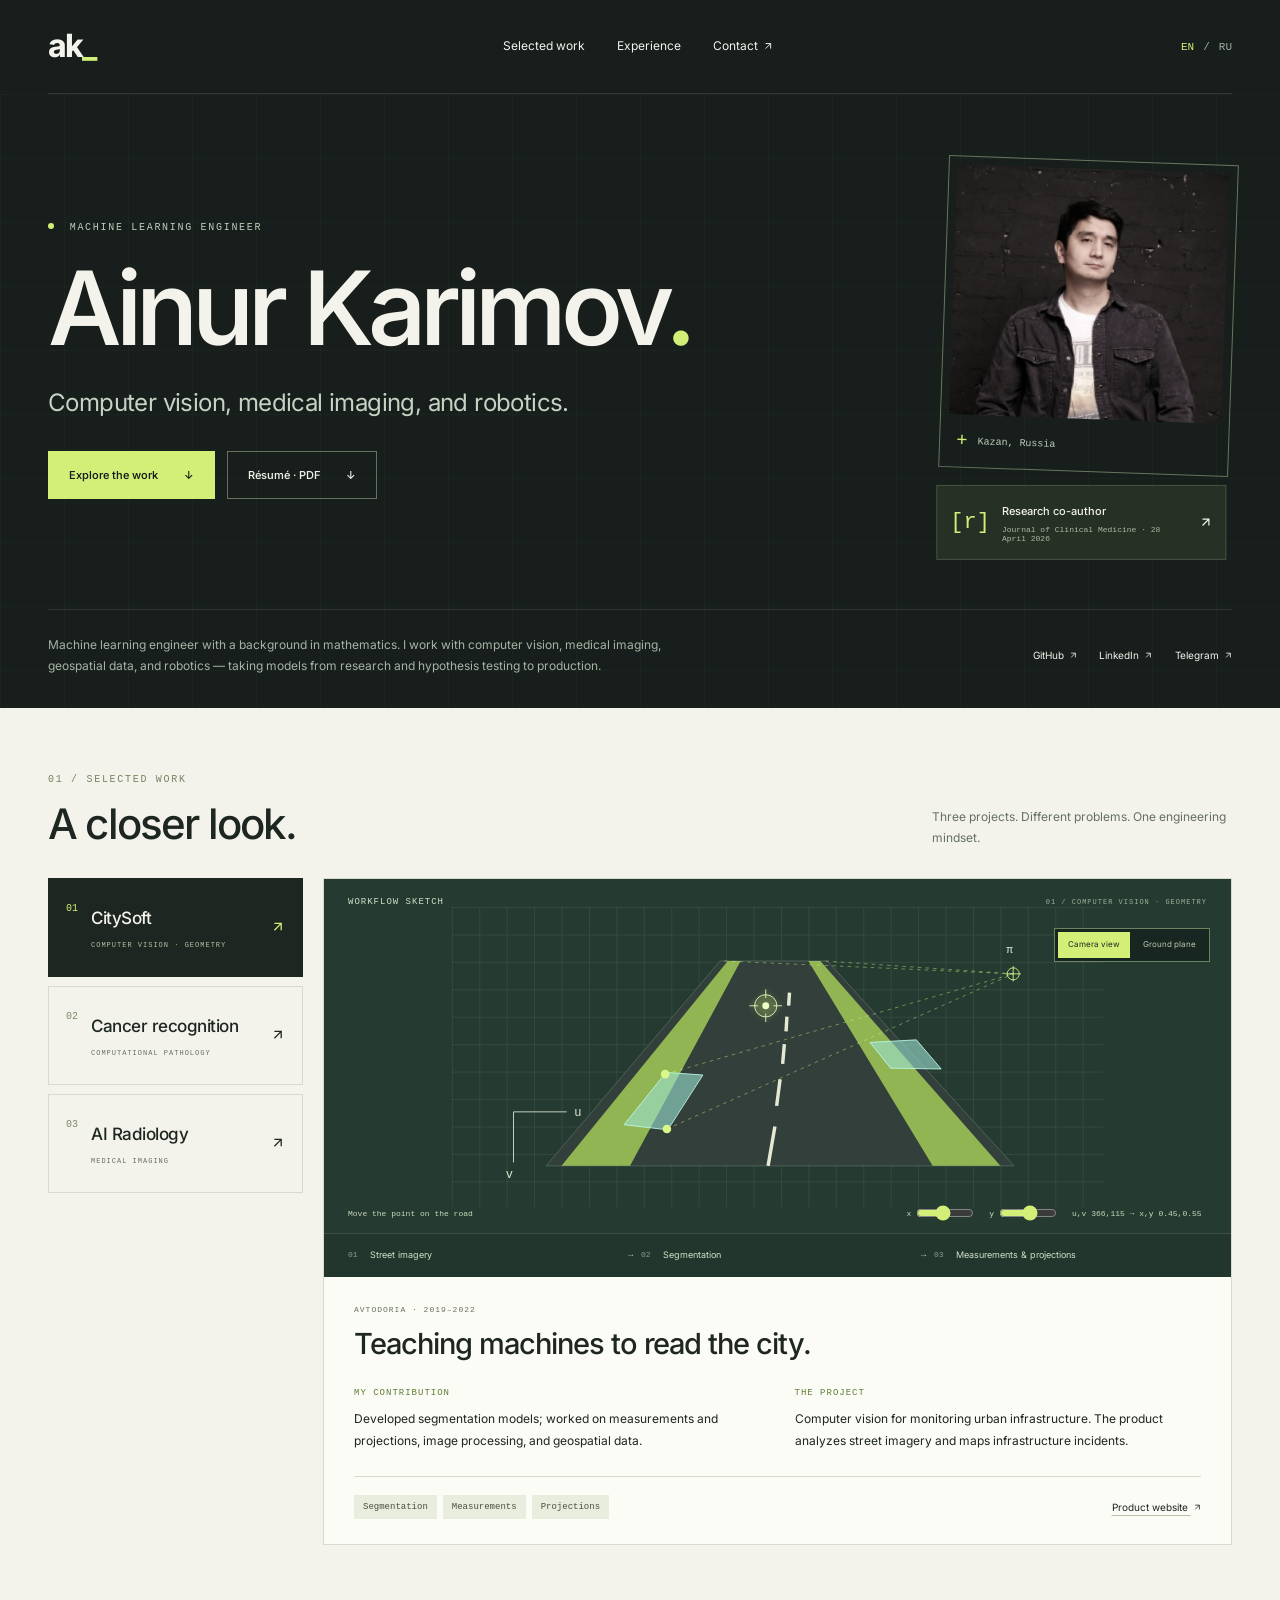
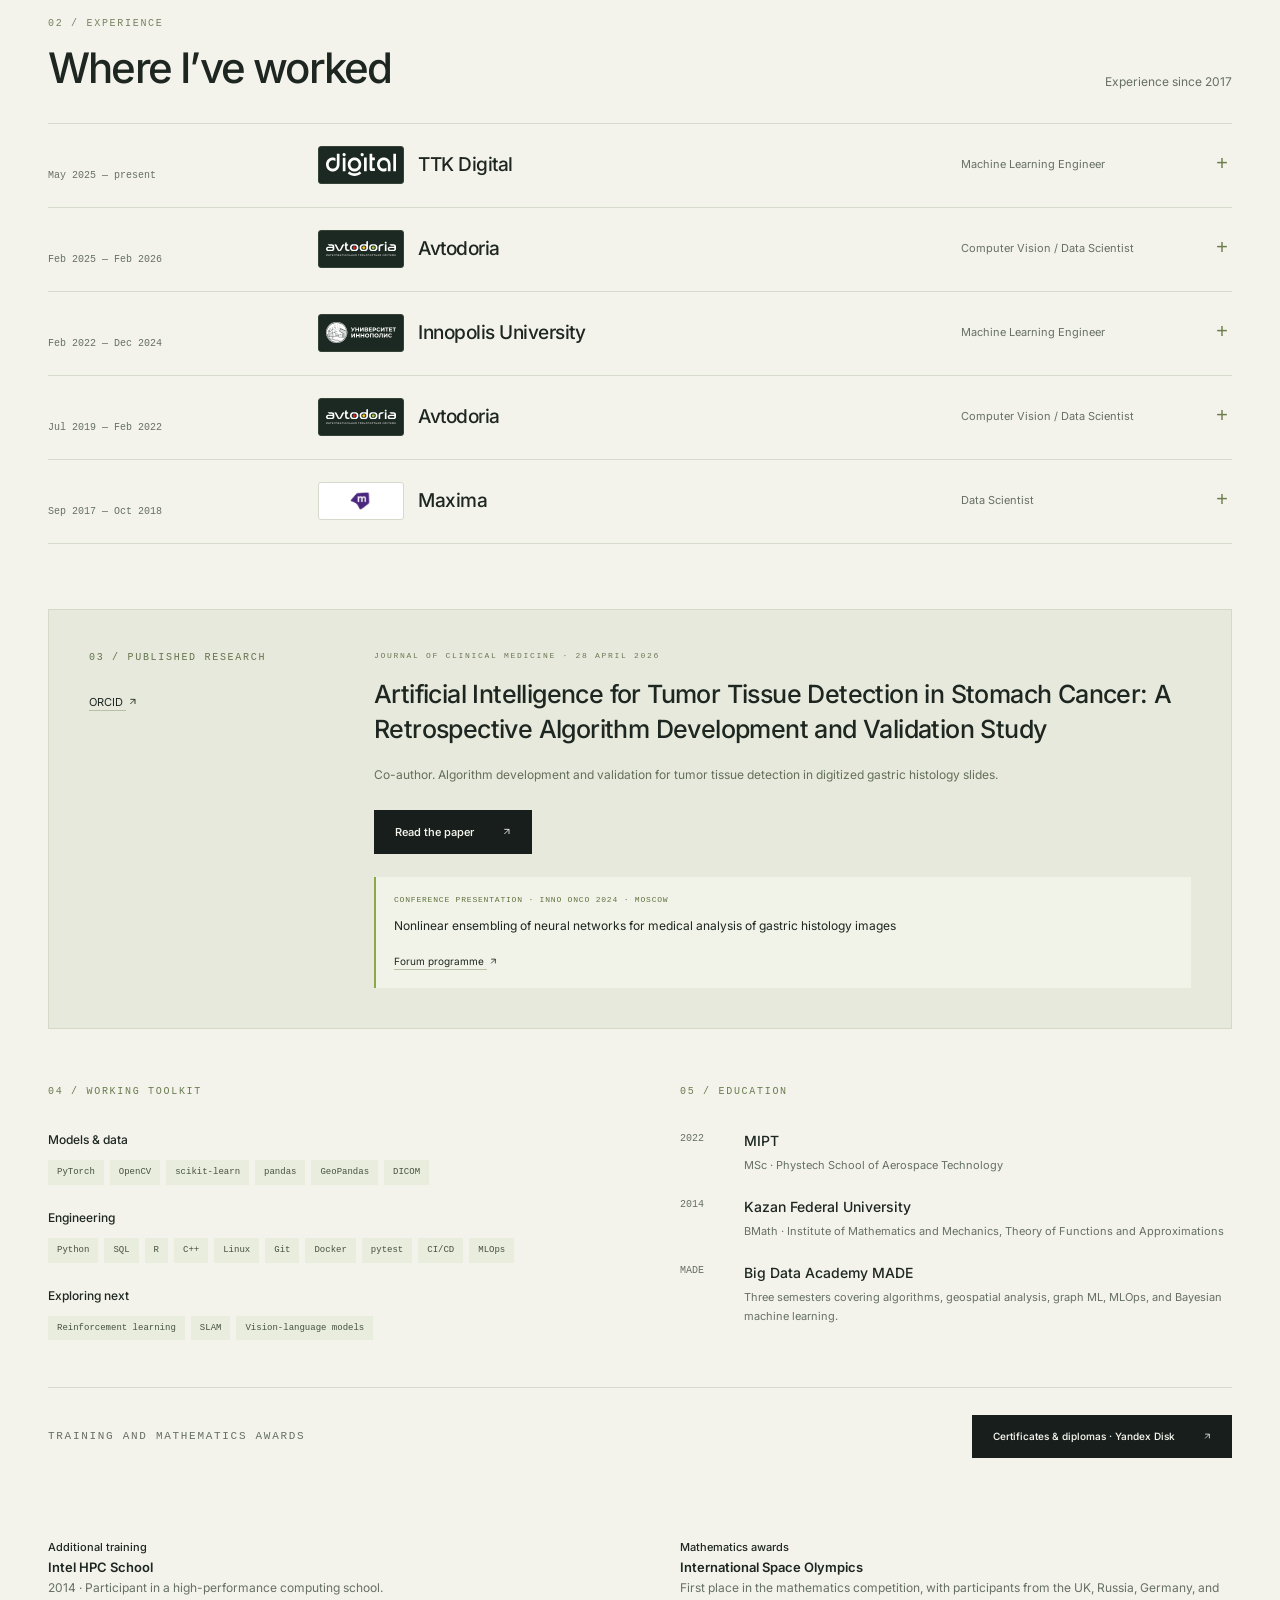
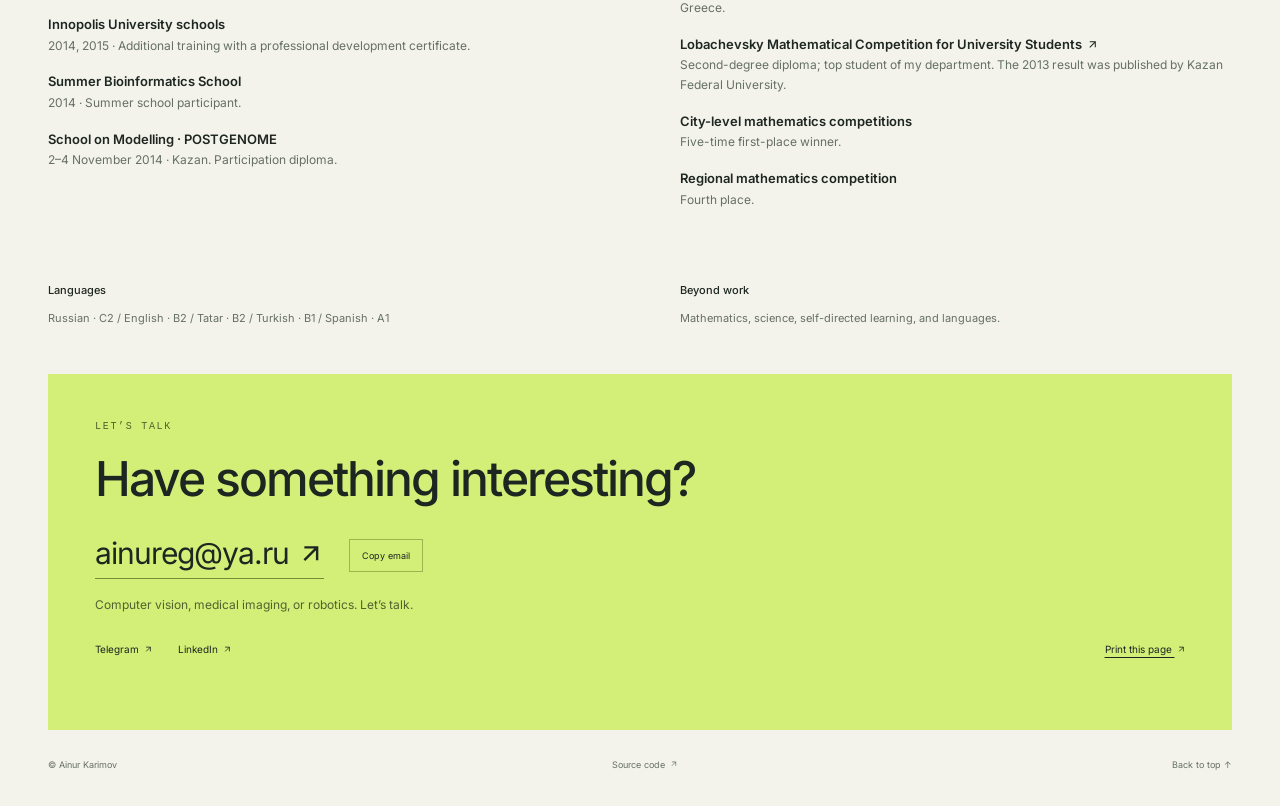
<file: index.html>
<!doctype html>
<html lang="en">
<head>
  <meta charset="utf-8"><meta name="viewport" content="width=device-width, initial-scale=1">
  <title>Ainur Karimov — Machine Learning Engineer</title><meta name="description" content="Machine learning engineer with a background in mathematics. I work with computer vision, medical imaging, geospatial data, and robotics — taking models from research and hypothesis testing to production."><meta name="theme-color" content="#171e1b">
  <meta property="og:type" content="profile"><meta property="og:title" content="Ainur Karimov — Machine Learning Engineer"><meta property="og:description" content="Computer vision, medical imaging, and robotics."><meta property="og:image" content="https://ainureg.github.io/cv/assets/portrait.jpeg">
  <link rel="icon" href="./assets/favicon.svg" type="image/svg+xml"><link rel="canonical" href="https://ainureg.github.io/cv/">
  <link rel="alternate" hreflang="x-default" href="https://ainureg.github.io/cv/"><link rel="alternate" hreflang="en" href="https://ainureg.github.io/cv/"><link rel="alternate" hreflang="ru" href="https://ainureg.github.io/cv/ru/">
  <link rel="stylesheet" href="./styles.css"><script src="./app.js" defer></script>
</head>
<body id="top">
  <a class="skip-link" href="#main">Profile ↓</a>
  <div class="header-shell">
    <header class="header wrap"><a href="./" class="wordmark" aria-label="Ainur Karimov">ak<span>_</span></a><nav aria-label="Profile"><a href="#projects">Selected work</a><a href="#experience">Experience</a><a href="#contact">Contact <svg class="external-arrow" viewBox="0 0 16 16" aria-hidden="true" focusable="false"><path d="M4 12 12 4M4 4h8v8"/></svg></a></nav><div class="language"><a href="./" lang="en" hreflang="en" aria-current="page">EN</a><span>/</span><a href="./ru/" lang="ru" hreflang="ru">RU</a></div></header>
  </div>
  <main id="main">
  <div class="hero-shell">
      <section class="hero wrap" aria-labelledby="hero-title"><div class="hero-main"><p class="eyebrow"><span class="dot"></span> Machine Learning Engineer</p><h1 id="hero-title">Ainur Karimov<span class="accent">.</span></h1><p class="intro">Computer vision, medical imaging, and robotics.</p><div class="hero-actions"><a class="button primary" href="#projects">Explore the work <span aria-hidden="true">↓</span></a><a class="button secondary" href="./assets/ainur-karimov-cv.pdf" download>Résumé · PDF <span aria-hidden="true">↓</span></a></div></div><aside class="hero-aside"><figure class="portrait"><img src="./assets/portrait.jpeg" alt="Ainur Karimov" width="240" height="229" fetchpriority="high"><figcaption><span class="portrait-corner" aria-hidden="true">+</span><span>Kazan, Russia</span></figcaption></figure><a class="research-badge" href="#research"><span class="badge-icon" aria-hidden="true">[r]</span><span><strong>Research co-author</strong><small>Journal of Clinical Medicine · 28 April 2026</small></span><span aria-hidden="true"><svg class="external-arrow" viewBox="0 0 16 16" aria-hidden="true" focusable="false"><path d="M4 12 12 4M4 4h8v8"/></svg></span></a></aside></section>
      <div class="hero-bottom wrap"><p>Machine learning engineer with a background in mathematics. I work with computer vision, medical imaging, geospatial data, and robotics — taking models from research and hypothesis testing to production.</p><div class="hero-links"><a href="https://github.com/ainureg" target="_blank" rel="noopener noreferrer">GitHub <svg class="external-arrow" viewBox="0 0 16 16" aria-hidden="true" focusable="false"><path d="M4 12 12 4M4 4h8v8"/></svg></a><a href="https://www.linkedin.com/in/ainurkarimov" target="_blank" rel="noopener noreferrer">LinkedIn <svg class="external-arrow" viewBox="0 0 16 16" aria-hidden="true" focusable="false"><path d="M4 12 12 4M4 4h8v8"/></svg></a><a href="https://t.me/ainureg" target="_blank" rel="noopener noreferrer">Telegram <svg class="external-arrow" viewBox="0 0 16 16" aria-hidden="true" focusable="false"><path d="M4 12 12 4M4 4h8v8"/></svg></a></div></div>
  </div>
  <div class="body-content wrap">
    <section class="projects" id="projects"><div class="section-heading"><div><p class="eyebrow">01 / Selected work</p><h2>A closer look.</h2></div><p>Three projects. Different problems. One engineering mindset.</p></div><div class="case-explorer"><div class="case-tabs" role="tablist" aria-orientation="vertical" aria-label="A closer look."><button type="button" role="tab" id="tab-citysoft" aria-controls="case-citysoft" aria-selected="true" tabindex="0" data-case="citysoft"><span class="case-number">01</span><span><strong>CitySoft</strong><small>COMPUTER VISION · GEOMETRY</small></span><span class="case-arrow" aria-hidden="true"><svg class="external-arrow" viewBox="0 0 16 16" aria-hidden="true" focusable="false"><path d="M4 12 12 4M4 4h8v8"/></svg></span></button><button type="button" role="tab" id="tab-cancer" aria-controls="case-cancer" aria-selected="false" tabindex="-1" data-case="cancer"><span class="case-number">02</span><span><strong>Cancer recognition</strong><small>COMPUTATIONAL PATHOLOGY</small></span><span class="case-arrow" aria-hidden="true"><svg class="external-arrow" viewBox="0 0 16 16" aria-hidden="true" focusable="false"><path d="M4 12 12 4M4 4h8v8"/></svg></span></button><button type="button" role="tab" id="tab-radiology" aria-controls="case-radiology" aria-selected="false" tabindex="-1" data-case="radiology"><span class="case-number">03</span><span><strong>AI Radiology</strong><small>MEDICAL IMAGING</small></span><span class="case-arrow" aria-hidden="true"><svg class="external-arrow" viewBox="0 0 16 16" aria-hidden="true" focusable="false"><path d="M4 12 12 4M4 4h8v8"/></svg></span></button></div><div class="case-stage"><article class="case-panel" role="tabpanel" id="case-citysoft" aria-labelledby="tab-citysoft" tabindex="0">
            <div class="case-visual visual-citysoft"><div class="visual-topline"><span>Workflow sketch</span><span class="visual-coordinates" aria-hidden="true">01 / COMPUTER VISION · GEOMETRY</span></div><svg class="work-visual road-visual" viewBox="0 0 760 350" fill="none" aria-hidden="true">
<defs><pattern id="city-grid" width="32" height="32" patternUnits="userSpaceOnUse"><path d="M32 0H0V32" stroke="#a7bfad" stroke-opacity=".25"/></pattern></defs>
<rect width="760" height="350" fill="url(#city-grid)"/>
<g class="camera-scene"><path d="M110 302 313 63H438L656 302Z" fill="#323f3a" stroke="#52695d"/><path d="M128 302 322 63H337L208 302Z" fill="#c6f561" fill-opacity=".65"/><path d="M561 302 416 63H430L640 302Z" fill="#c6f561" fill-opacity=".65"/><path d="M369 302 377 256M379 232 383 201M386 183 388 160M390 145 391 128M393 115 394 100" stroke="#e5e9d4" stroke-width="4"/>
<path d="m201 254 49-61 43 3-41 64Z" fill="#9ce2d3" fill-opacity=".6" stroke="#bdf9e7"/><path d="m488 158 24 30 59 1-29-34Z" fill="#9ce2d3" fill-opacity=".6" stroke="#bdf9e7"/>
<path d="M249 195 655 78M251 259 655 78M318 63 655 78M436 63 655 78" stroke="#daf988" stroke-opacity=".5" stroke-dasharray="4 5"/>
<circle cx="249" cy="195" r="5" fill="#daf988"/><circle cx="251" cy="259" r="5" fill="#daf988"/><circle cx="655" cy="78" r="7" stroke="#daf988"/><path d="M646 78h18m-9-9v18" stroke="#daf988"/>
<path d="M72 239v59M72 239h62" stroke="#dce8d4"/><text x="63" y="316" fill="#dce8d4" font-size="14" font-family="monospace">v</text><text x="143" y="244" fill="#dce8d4" font-size="14" font-family="monospace">u</text><text x="647" y="54" fill="#dce8d4" font-size="13" font-family="monospace">π</text></g>
<g class="ground-scene"><path d="M230 35H520V312H230Z" fill="#323f3a" stroke="#52695d"/><path d="M247 35H260V312H247ZM492 35H505V312H492Z" fill="#c6f561" fill-opacity=".65"/><path d="M376 35V312" stroke="#e5e9d4" stroke-dasharray="24 18" stroke-width="4"/><path d="M278 160h44v62h-44ZM433 75h47v36h-47Z" fill="#9ce2d3" fill-opacity=".6" stroke="#bdf9e7"/><path d="M278 242h44m-44-7v14m44-14v14M338 160v62m-7-62h14m-14 62h14" stroke="#daf988"/><text x="286" y="266" fill="#daf988" font-size="14" font-family="monospace">Δx</text><text x="350" y="195" fill="#daf988" font-size="14" font-family="monospace">Δy</text><path d="M72 239v59M72 239h62" stroke="#dce8d4"/><text x="63" y="316" fill="#dce8d4" font-size="14" font-family="monospace">y</text><text x="143" y="244" fill="#dce8d4" font-size="14" font-family="monospace">x</text><path d="M570 170h80m-15-15 15 15-15 15" stroke="#daf988"/><text x="573" y="150" fill="#daf988" font-size="14" font-family="monospace">H(u,v)</text></g>
<g class="projection-marker" pointer-events="none"><circle r="13" fill="#d4ef78" fill-opacity=".15" stroke="#edffc3"/><circle r="4" fill="#edffc3"/><path d="M-19 0h10m18 0h10M0-19v10m0 18v10" stroke="#edffc3"/></g></svg>
<div class="view-control" role="group" aria-label="Workflow sketch"><button type="button" aria-pressed="true" data-view="camera">Camera view</button><button type="button" aria-pressed="false" data-view="ground">Ground plane</button></div><div class="projection-controls"><span>Move the point on the road</span><label>x <input type="range" min="0" max="100" value="45" data-axis="x" aria-label="x"></label><label>y <input type="range" min="0" max="100" value="55" data-axis="y" aria-label="y"></label><output class="projection-readout"></output></div><ol class="pipeline"><li><span>01</span>Street imagery</li><li><span>02</span>Segmentation</li><li><span>03</span>Measurements &amp; projections</li></ol></div>
            <div class="case-content"><p class="eyebrow">Avtodoria · 2019–2022</p><h3>Teaching machines to read the city.</h3><div class="case-columns"><div><h4>My contribution</h4><p>Developed segmentation models; worked on measurements and projections, image processing, and geospatial data.</p></div><div><h4>The project</h4><p>Computer vision for monitoring urban infrastructure. The product analyzes street imagery and maps infrastructure incidents.</p></div></div><div class="case-bottom"><div class="tags"><span class="tag">Segmentation</span><span class="tag">Measurements</span><span class="tag">Projections</span></div><div class="project-links"><a class="project-link" href="https://city-soft.ru/" target="_blank" rel="noopener noreferrer">Product website <span aria-hidden="true"><svg class="external-arrow" viewBox="0 0 16 16" aria-hidden="true" focusable="false"><path d="M4 12 12 4M4 4h8v8"/></svg></span></a></div></div></div></article><article class="case-panel" role="tabpanel" id="case-cancer" aria-labelledby="tab-cancer" tabindex="0" hidden>
            <div class="case-visual visual-cancer"><div class="visual-topline"><span>Workflow sketch</span><span class="visual-coordinates" aria-hidden="true">02 / COMPUTATIONAL PATHOLOGY</span></div><svg class="work-visual" viewBox="0 0 760 350" fill="none" aria-hidden="true">
<defs><pattern id="tissue-pattern" width="65" height="57" patternUnits="userSpaceOnUse" patternTransform="rotate(12)"><path d="M8 12C24-7 54 3 55 23S35 50 15 43 0 24 8 12Z" fill="#a38b9e" fill-opacity=".34" stroke="#cca2bf" stroke-opacity=".55"/><ellipse cx="29" cy="22" rx="9" ry="6" fill="#493b54"/></pattern></defs>
<rect x="54" y="27" width="396" height="284" rx="3" fill="#695767"/><rect x="54" y="27" width="396" height="284" fill="url(#tissue-pattern)"/>
<path d="m155 76 78-12 62 42 29 77-19 68-95 18-83-42 8-86Z" fill="#d7ef7a" fill-opacity=".18" stroke="#d7ef7a" stroke-width="2"/><path d="M125 70h210v210H125Z" stroke="#ede6da" stroke-opacity=".75" stroke-dasharray="5 6"/>
<path d="M335 70 505 72M335 280 505 275" stroke="#d4c1d1" stroke-opacity=".6" stroke-dasharray="4 6"/>
<rect x="505" y="72" width="205" height="205" fill="#302c38" stroke="#b5a0b6"/><path d="m540 118 52-17 58 28 27 62-29 53-62 9-50-35-9-49Z" fill="#d7ef7a" fill-opacity=".35" stroke="#d7ef7a" stroke-width="2"/>
<path d="M65 38h22M65 38v22M439 38h-22M439 38v22M65 300h22M65 300v-22M439 300h-22M439 300v-22" stroke="#ede6da"/>
<circle cx="607" cy="176" r="4" fill="#e5f9a0"/><path d="M595 176h24m-12-12v24" stroke="#e5f9a0"/><text x="512" y="302" fill="#e5d9e6" font-size="12" font-family="monospace">f(x) → mask</text>
</svg>
<ol class="pipeline"><li><span>01</span>Digitized histology</li><li><span>02</span>Tissue segmentation</li><li><span>03</span>Tumor regions</li></ol></div>
            <div class="case-content"><p class="eyebrow">Innopolis University · 2022–2024</p><h3>Finding tumor tissue in medical images.</h3><div class="case-columns"><div><h4>My contribution</h4><p>Worked on cancer recognition and semantic segmentation of medical images. Co-authored the study on gastric tumor tissue detection.</p></div><div><h4>The project</h4><p>A research collaboration on recognizing tumor tissue in digitized gastric histology. Published in Journal of Clinical Medicine in 2026.</p></div></div><div class="presentation-note"><p class="presentation-label">Conference presentation · Inno Onco 2024 · Moscow</p><p>Presented the team’s cancer recognition model at Inno Onco 2024, Moscow.</p><a class="text-link" href="https://inno-onco.ru/web/upload/files/forum_programm_2024.pdf#page=5" target="_blank" rel="noopener noreferrer">Forum programme <svg class="external-arrow" viewBox="0 0 16 16" aria-hidden="true" focusable="false"><path d="M4 12 12 4M4 4h8v8"/></svg></a></div><div class="case-bottom"><div class="tags"><span class="tag">Medical imaging</span><span class="tag">Segmentation</span><span class="tag">PyTorch</span></div><div class="project-links"><a class="project-link" href="https://doi.org/10.3390/jcm15093370" target="_blank" rel="noopener noreferrer">Paper · 2026 <span aria-hidden="true"><svg class="external-arrow" viewBox="0 0 16 16" aria-hidden="true" focusable="false"><path d="M4 12 12 4M4 4h8v8"/></svg></span></a><a class="project-link" href="https://www.kazan.kp.ru/online/news/5959878/" target="_blank" rel="noopener noreferrer">Project coverage · 2024 <span aria-hidden="true"><svg class="external-arrow" viewBox="0 0 16 16" aria-hidden="true" focusable="false"><path d="M4 12 12 4M4 4h8v8"/></svg></span></a></div></div></div></article><article class="case-panel" role="tabpanel" id="case-radiology" aria-labelledby="tab-radiology" tabindex="0" hidden>
            <div class="case-visual visual-radiology"><div class="visual-topline"><span>Workflow sketch</span><span class="visual-coordinates" aria-hidden="true">03 / MEDICAL IMAGING</span></div><svg class="work-visual" viewBox="0 0 760 350" fill="none" aria-hidden="true">
<defs><pattern id="rad-grid" width="28" height="28" patternUnits="userSpaceOnUse"><path d="M28 0H0V28" stroke="#a0b4d2" stroke-opacity=".12"/></pattern></defs><rect width="760" height="350" fill="url(#rad-grid)"/>
<rect x="54" y="72" width="195" height="225" rx="4" fill="#1b2938" stroke="#536a7e"/><rect x="76" y="51" width="195" height="225" rx="4" fill="#213244" stroke="#71849b"/><rect x="98" y="30" width="195" height="225" rx="4" fill="#293c50" stroke="#93a9bf"/>
<ellipse cx="196" cy="138" rx="67" ry="85" stroke="#d1dce0" stroke-width="2"/><path d="M180 81c-31 2-44 62-29 95 10 21 30 12 30-12V99m31-18c31 2 44 62 29 95-10 21-30 12-30-12V99" fill="#95acb7" fill-opacity=".45"/><path d="M196 58v144" stroke="#c3d6e0" stroke-opacity=".5"/>
<path d="M325 143h103m-15-14 15 14-15 14" stroke="#cce6f6"/><rect x="464" y="49" width="218" height="220" rx="4" fill="#213244" stroke="#93a9bf"/>
<ellipse cx="573" cy="148" rx="69" ry="82" stroke="#d1dce0" stroke-width="2"/><path d="M557 91c-31 2-44 62-29 95 10 21 30 12 30-12v-65m31-18c31 2 44 62 29 95-10 21-30 12-30-12v-65" fill="#95acb7" fill-opacity=".45"/><path d="m604 145 13 7 2 18-11 11-15-9 1-16Z" fill="#d7ef7a" fill-opacity=".5" stroke="#d7ef7a"/><path d="M608 159h85v-53" stroke="#d7ef7a" stroke-dasharray="3 4"/><circle cx="608" cy="159" r="4" fill="#d7ef7a"/><path d="M573 65v165" stroke="#c3d6e0" stroke-opacity=".5"/><text x="98" y="322" fill="#b9ccda" font-size="12" font-family="monospace">x₁, x₂, … xₙ</text><text x="472" y="305" fill="#b9ccda" font-size="12" font-family="monospace">f(x) → regions</text>
</svg>
<ol class="pipeline"><li><span>01</span>Medical images</li><li><span>02</span>Model inference</li><li><span>03</span>Localized findings</li></ol></div>
            <div class="case-content"><p class="eyebrow">Innopolis University · 2022–2024</p><h3>Medical images. More useful information.</h3><div class="case-columns"><div><h4>My contribution</h4><p>Contributed to selected modeling tasks within the AI Radiology team.</p></div><div><h4>The project</h4><p>A medical image analysis service that helps clinicians identify and localize pathologies.</p></div></div><div class="case-bottom"><div class="tags"><span class="tag">Medical imaging</span><span class="tag">Model development</span></div><div class="project-links"><a class="project-link" href="https://en.innoit.ru/ai-radiology" target="_blank" rel="noopener noreferrer">Product website <span aria-hidden="true"><svg class="external-arrow" viewBox="0 0 16 16" aria-hidden="true" focusable="false"><path d="M4 12 12 4M4 4h8v8"/></svg></span></a></div></div></div></article></div></div></section>
    <section class="experience" id="experience"><div class="section-heading"><div><p class="eyebrow">02 / Experience</p><h2>Where I’ve worked</h2></div><p>Experience since 2017</p></div><ol class="jobs"><li class="job"><div class="job-date">May 2025 — present</div>
          <details><summary><span class="job-company"><span class="company-logo" data-theme="dark"><img src="./assets/logos/ttk-digital.svg" alt="" aria-hidden="true" width="72" height="28" loading="lazy"></span><span>TTK Digital</span></span><span class="role">Machine Learning Engineer</span><span class="expand-mark" aria-hidden="true">+</span></summary>
          <div class="job-detail"><ul class="job-bullets"><li>Work on machine learning and robotics.</li></ul><div class="tags"><span class="tag">Robotics</span><span class="tag">Machine learning</span></div><a class="text-link" href="https://tattelecom.digital/" target="_blank" rel="noopener noreferrer">TTK Digital <svg class="external-arrow" viewBox="0 0 16 16" aria-hidden="true" focusable="false"><path d="M4 12 12 4M4 4h8v8"/></svg></a></div></details></li><li class="job"><div class="job-date">Feb 2025 — Feb 2026</div>
          <details><summary><span class="job-company"><span class="company-logo" data-theme="dark"><img src="./assets/logos/avtodoria.svg" alt="" aria-hidden="true" width="72" height="28" loading="lazy"></span><span>Avtodoria</span></span><span class="role">Computer Vision / Data Scientist</span><span class="expand-mark" aria-hidden="true">+</span></summary>
          <div class="job-detail"><ul class="job-bullets"><li>Worked on SLAM and monitoring with Grafana.</li></ul><div class="tags"><span class="tag">SLAM</span><span class="tag">Grafana</span></div><a class="text-link" href="https://avtodoria.ru/" target="_blank" rel="noopener noreferrer">Avtodoria <svg class="external-arrow" viewBox="0 0 16 16" aria-hidden="true" focusable="false"><path d="M4 12 12 4M4 4h8v8"/></svg></a></div></details></li><li class="job"><div class="job-date">Feb 2022 — Dec 2024</div>
          <details><summary><span class="job-company"><span class="company-logo" data-theme="dark"><img src="./assets/logos/innopolis.svg" alt="" aria-hidden="true" width="72" height="28" loading="lazy"></span><span>Innopolis University</span></span><span class="role">Machine Learning Engineer</span><span class="expand-mark" aria-hidden="true">+</span></summary>
          <div class="job-detail"><ul class="job-bullets"><li>Worked on cancer recognition and semantic segmentation of medical images using PyTorch and DICOM.</li><li>Contributed to selected AI Radiology modeling tasks.</li><li>Presented the team’s cancer recognition model at Inno Onco 2024, Moscow.</li></ul><div class="tags"><span class="tag">Cancer recognition</span><span class="tag">Medical segmentation</span><span class="tag">PyTorch</span><span class="tag">DICOM</span></div><a class="text-link" href="https://innopolis.university/en/" target="_blank" rel="noopener noreferrer">Innopolis University <svg class="external-arrow" viewBox="0 0 16 16" aria-hidden="true" focusable="false"><path d="M4 12 12 4M4 4h8v8"/></svg></a></div></details></li><li class="job"><div class="job-date">Jul 2019 — Feb 2022</div>
          <details><summary><span class="job-company"><span class="company-logo" data-theme="dark"><img src="./assets/logos/avtodoria.svg" alt="" aria-hidden="true" width="72" height="28" loading="lazy"></span><span>Avtodoria</span></span><span class="role">Computer Vision / Data Scientist</span><span class="expand-mark" aria-hidden="true">+</span></summary>
          <div class="job-detail"><ul class="job-bullets"><li>Developed segmentation models for CitySoft and worked on geometric measurements and projections.</li><li>Processed images and geospatial data; helped bring deep learning solutions to production.</li></ul><div class="tags"><span class="tag">CitySoft</span><span class="tag">Segmentation</span><span class="tag">Geometry</span><span class="tag">PyTorch</span><span class="tag">OpenCV</span><span class="tag">GeoPandas</span></div><a class="text-link" href="https://avtodoria.ru/" target="_blank" rel="noopener noreferrer">Avtodoria <svg class="external-arrow" viewBox="0 0 16 16" aria-hidden="true" focusable="false"><path d="M4 12 12 4M4 4h8v8"/></svg></a></div></details></li><li class="job"><div class="job-date">Sep 2017 — Oct 2018</div>
          <details><summary><span class="job-company"><span class="company-logo" data-theme="light"><img src="./assets/logos/maxima.svg" alt="" aria-hidden="true" width="72" height="28" loading="lazy"></span><span>Maxima</span></span><span class="role">Data Scientist</span><span class="expand-mark" aria-hidden="true">+</span></summary>
          <div class="job-detail"><ul class="job-bullets"><li>Conducted statistical research and hypothesis testing; automated Bayesian analytics.</li></ul><div class="tags"><span class="tag">Python</span><span class="tag">R</span><span class="tag">pandas</span><span class="tag">scikit-learn</span><span class="tag">statsmodels</span></div><a class="text-link" href="http://maxima.life/" target="_blank" rel="noopener noreferrer">Maxima <svg class="external-arrow" viewBox="0 0 16 16" aria-hidden="true" focusable="false"><path d="M4 12 12 4M4 4h8v8"/></svg></a></div></details></li></ol></section>
    <section class="research" id="research"><div class="research-heading"><p class="eyebrow">03 / Published research</p><a class="text-link" href="https://orcid.org/0009-0000-4770-2534" target="_blank" rel="noopener noreferrer">ORCID <svg class="external-arrow" viewBox="0 0 16 16" aria-hidden="true" focusable="false"><path d="M4 12 12 4M4 4h8v8"/></svg></a></div><div class="research-content"><p class="eyebrow">Journal of Clinical Medicine · 28 April 2026</p><h2><a href="https://doi.org/10.3390/jcm15093370" target="_blank" rel="noopener noreferrer">Artificial Intelligence for Tumor Tissue Detection in Stomach Cancer: A Retrospective Algorithm Development and Validation Study</a></h2><p>Co-author. Algorithm development and validation for tumor tissue detection in digitized gastric histology slides.</p><a class="button dark" href="https://doi.org/10.3390/jcm15093370" target="_blank" rel="noopener noreferrer">Read the paper <svg class="external-arrow" viewBox="0 0 16 16" aria-hidden="true" focusable="false"><path d="M4 12 12 4M4 4h8v8"/></svg></a><div class="presentation-note"><p class="presentation-label">Conference presentation · Inno Onco 2024 · Moscow</p><p>Nonlinear ensembling of neural networks for medical analysis of gastric histology images</p><a class="text-link" href="https://inno-onco.ru/web/upload/files/forum_programm_2024.pdf#page=5" target="_blank" rel="noopener noreferrer">Forum programme <svg class="external-arrow" viewBox="0 0 16 16" aria-hidden="true" focusable="false"><path d="M4 12 12 4M4 4h8v8"/></svg></a></div></div></section>
    <section class="background"><div class="toolkit"><p class="eyebrow">04 / Working toolkit</p><div class="skill-group"><h3>Models &amp; data</h3><div class="tags"><span class="tag">PyTorch</span><span class="tag">OpenCV</span><span class="tag">scikit-learn</span><span class="tag">pandas</span><span class="tag">GeoPandas</span><span class="tag">DICOM</span></div></div><div class="skill-group"><h3>Engineering</h3><div class="tags"><span class="tag">Python</span><span class="tag">SQL</span><span class="tag">R</span><span class="tag">C++</span><span class="tag">Linux</span><span class="tag">Git</span><span class="tag">Docker</span><span class="tag">pytest</span><span class="tag">CI/CD</span><span class="tag">MLOps</span></div></div><div class="skill-group"><h3>Exploring next</h3><div class="tags"><span class="tag">Reinforcement learning</span><span class="tag">SLAM</span><span class="tag">Vision-language models</span></div></div></div><div class="education"><p class="eyebrow">05 / Education</p><article class="education-item"><span class="mono">2022</span><div><h3>MIPT</h3><p>MSc · Phystech School of Aerospace Technology</p></div></article><article class="education-item"><span class="mono">2014</span><div><h3>Kazan Federal University</h3><p>BMath · Institute of Mathematics and Mechanics, Theory of Functions and Approximations</p></div></article><article class="education-item"><span class="mono">MADE</span><div><h3>Big Data Academy MADE</h3><p>Three semesters covering algorithms, geospatial analysis, graph ML, MLOps, and Bayesian machine learning.</p></div></article></div></section>
    <section class="personal academic" id="academic" aria-label="Training and mathematics awards"><header class="academic-header"><p class="eyebrow">Training and mathematics awards</p><a class="button dark" href="https://yadi.sk/d/aSyzcZ44-_l-8w?w=1" target="_blank" rel="noopener noreferrer">Certificates &amp; diplomas · Yandex Disk <svg class="external-arrow" viewBox="0 0 16 16" aria-hidden="true" focusable="false"><path d="M4 12 12 4M4 4h8v8"/></svg></a></header><div><h3>Additional training</h3><ul><li><strong>Intel HPC School</strong><span>2014 · Participant in a high-performance computing school.</span></li><li><strong>Innopolis University schools</strong><span>2014, 2015 · Additional training with a professional development certificate.</span></li><li><strong>Summer Bioinformatics School</strong><span>2014 · Summer school participant.</span></li><li><strong>School on Modelling · POSTGENOME</strong><span>2–4 November 2014 · Kazan. Participation diploma.</span></li></ul></div><div><h3>Mathematics awards</h3><ul><li><strong>International Space Olympics</strong><span>First place in the mathematics competition, with participants from the UK, Russia, Germany, and Greece.</span></li><li><strong><a href="https://kpfu.ru/ob-otkrytoj-povolzhskoj-matematicheskoj-olimpiade.html" target="_blank" rel="noopener noreferrer">Lobachevsky Mathematical Competition for University Students <svg class="external-arrow" viewBox="0 0 16 16" aria-hidden="true" focusable="false"><path d="M4 12 12 4M4 4h8v8"/></svg></a></strong><span>Second-degree diploma; top student of my department. The 2013 result was published by Kazan Federal University.</span></li><li><strong>City-level mathematics competitions</strong><span>Five-time first-place winner.</span></li><li><strong>Regional mathematics competition</strong><span>Fourth place.</span></li></ul></div></section>
    <section class="personal"><div><h3>Languages</h3><p>Russian · C2 / English · B2 / Tatar · B2 / Turkish · B1 / Spanish · A1</p></div><div><h3>Beyond work</h3><p>Mathematics, science, self-directed learning, and languages.</p></div></section>
    <section class="contact" id="contact"><p class="eyebrow">LET’S TALK</p><h2>Have something interesting?</h2><div class="contact-row"><a class="contact-email" href="mailto:ainureg@ya.ru">ainureg@ya.ru <svg class="external-arrow" viewBox="0 0 16 16" aria-hidden="true" focusable="false"><path d="M4 12 12 4M4 4h8v8"/></svg></a><button class="copy-email" type="button" data-copy-email data-email="ainureg@ya.ru" data-success="Email copied" data-failure="Copy this address: ainureg@ya.ru">Copy email</button></div><p>Computer vision, medical imaging, or robotics. Let’s talk.</p><div class="contact-socials"><a href="https://t.me/ainureg" target="_blank" rel="noopener noreferrer">Telegram <svg class="external-arrow" viewBox="0 0 16 16" aria-hidden="true" focusable="false"><path d="M4 12 12 4M4 4h8v8"/></svg></a><a href="https://www.linkedin.com/in/ainurkarimov" target="_blank" rel="noopener noreferrer">LinkedIn <svg class="external-arrow" viewBox="0 0 16 16" aria-hidden="true" focusable="false"><path d="M4 12 12 4M4 4h8v8"/></svg></a><button type="button" data-print>Print this page <svg class="external-arrow" viewBox="0 0 16 16" aria-hidden="true" focusable="false"><path d="M4 12 12 4M4 4h8v8"/></svg></button></div><p class="copy-status" role="status" aria-live="polite"></p></section>
    <footer class="footer"><span>© Ainur Karimov</span><a href="https://github.com/ainureg/cv" target="_blank" rel="noopener noreferrer">Source code <svg class="external-arrow" viewBox="0 0 16 16" aria-hidden="true" focusable="false"><path d="M4 12 12 4M4 4h8v8"/></svg></a><a href="#top">Back to top ↑</a></footer>
  </div>
  </main>
</body></html>
</file>
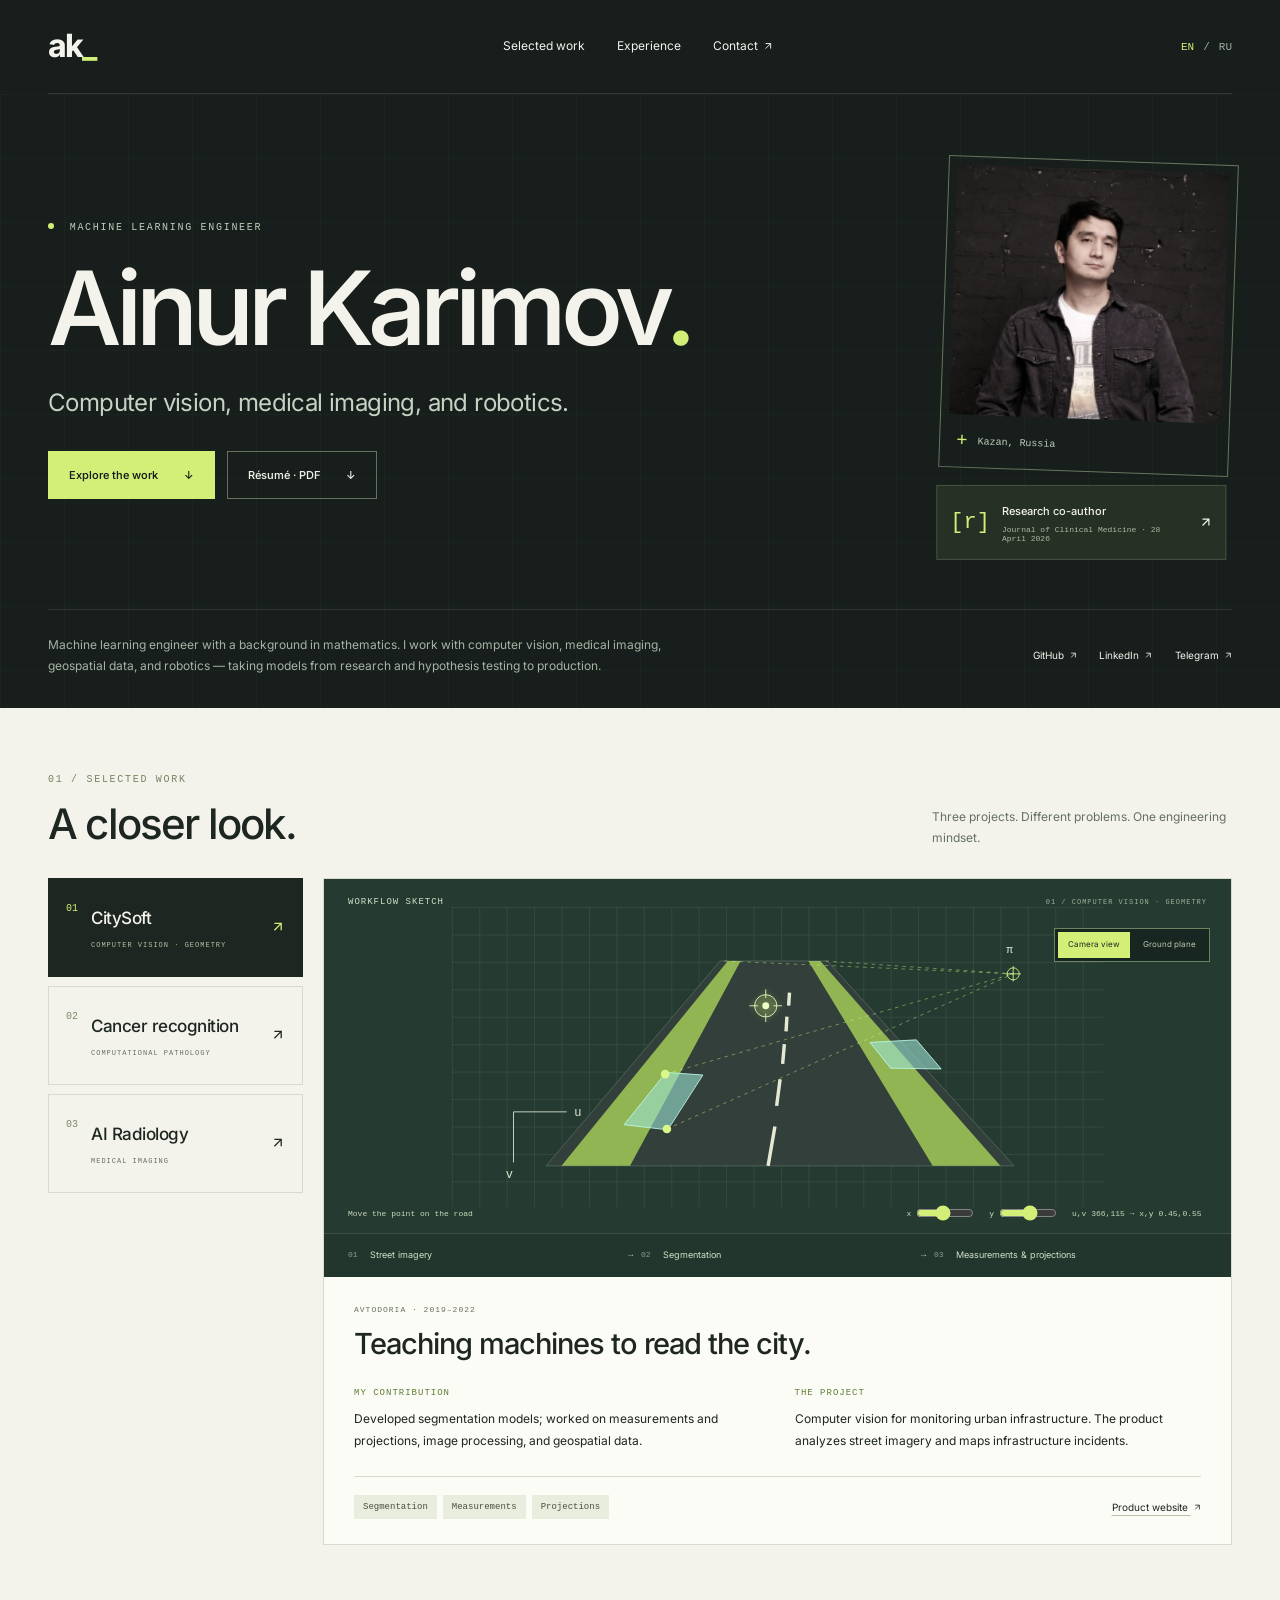
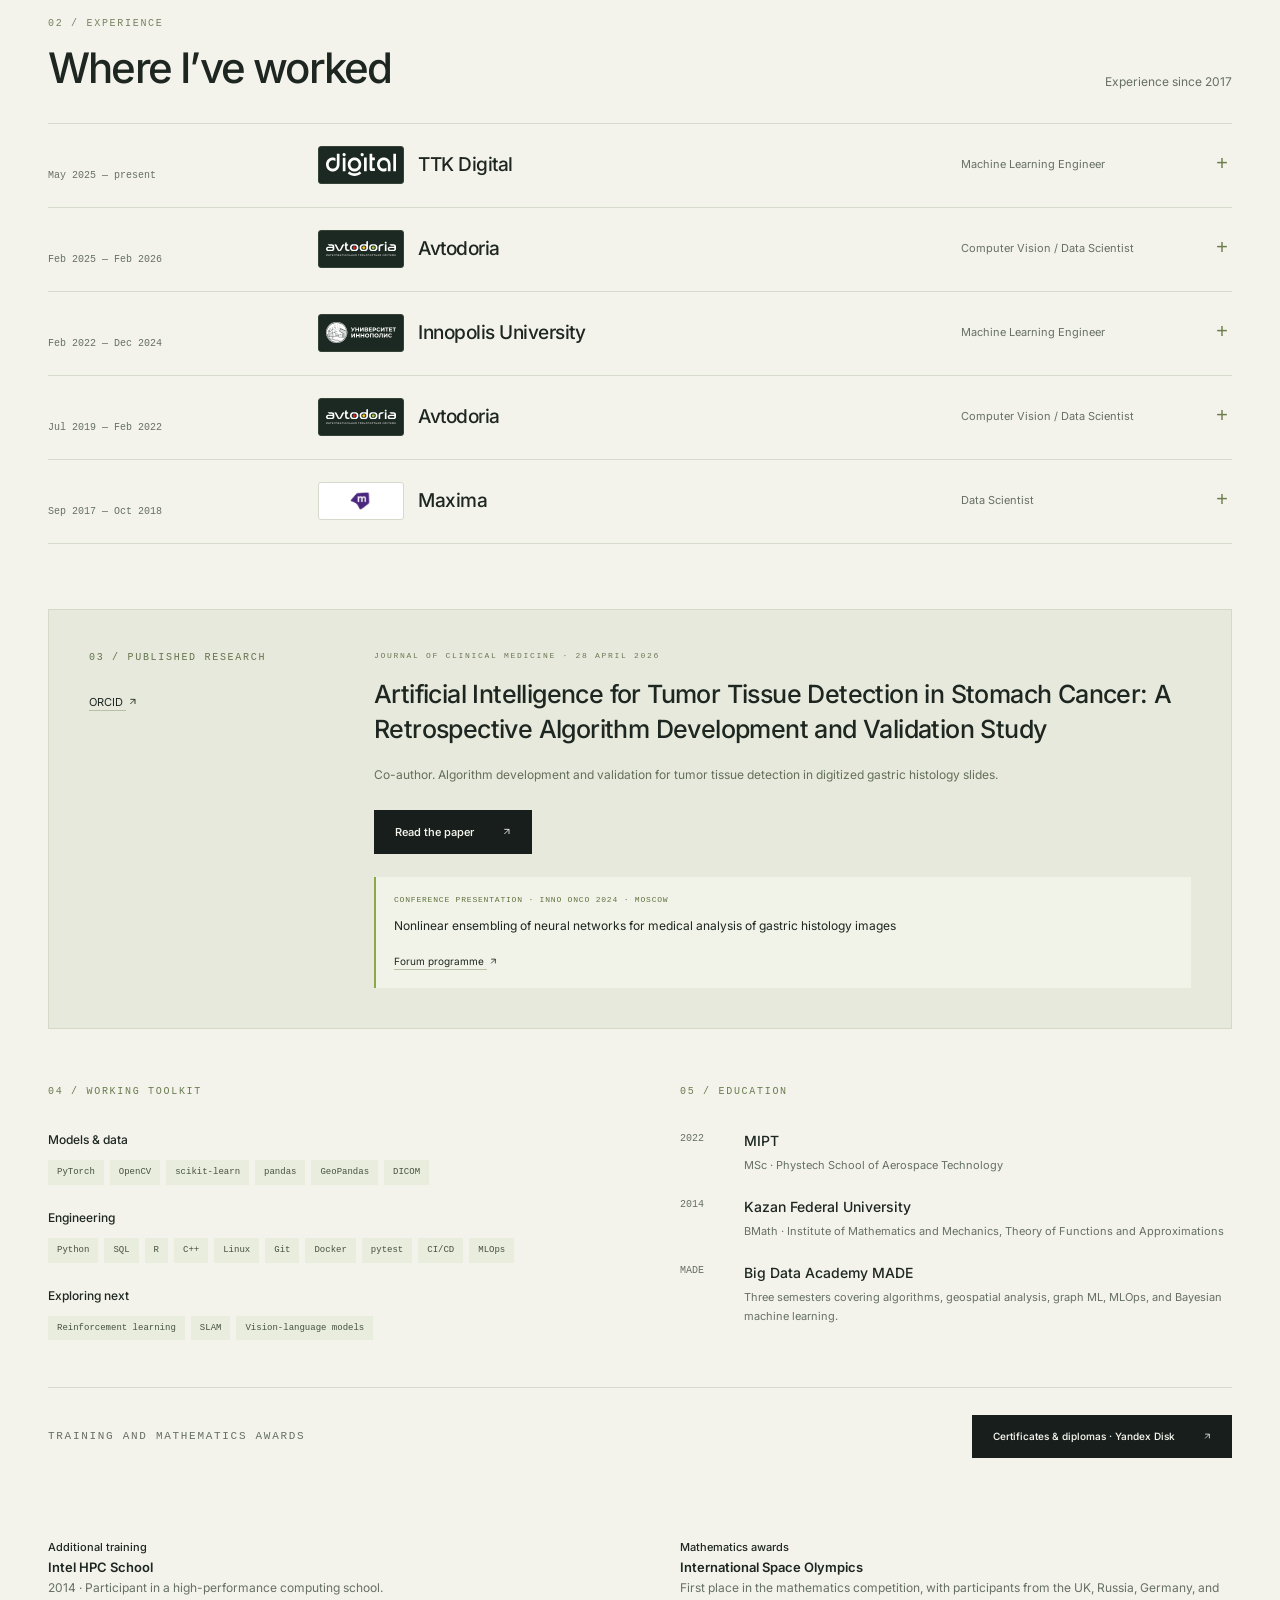
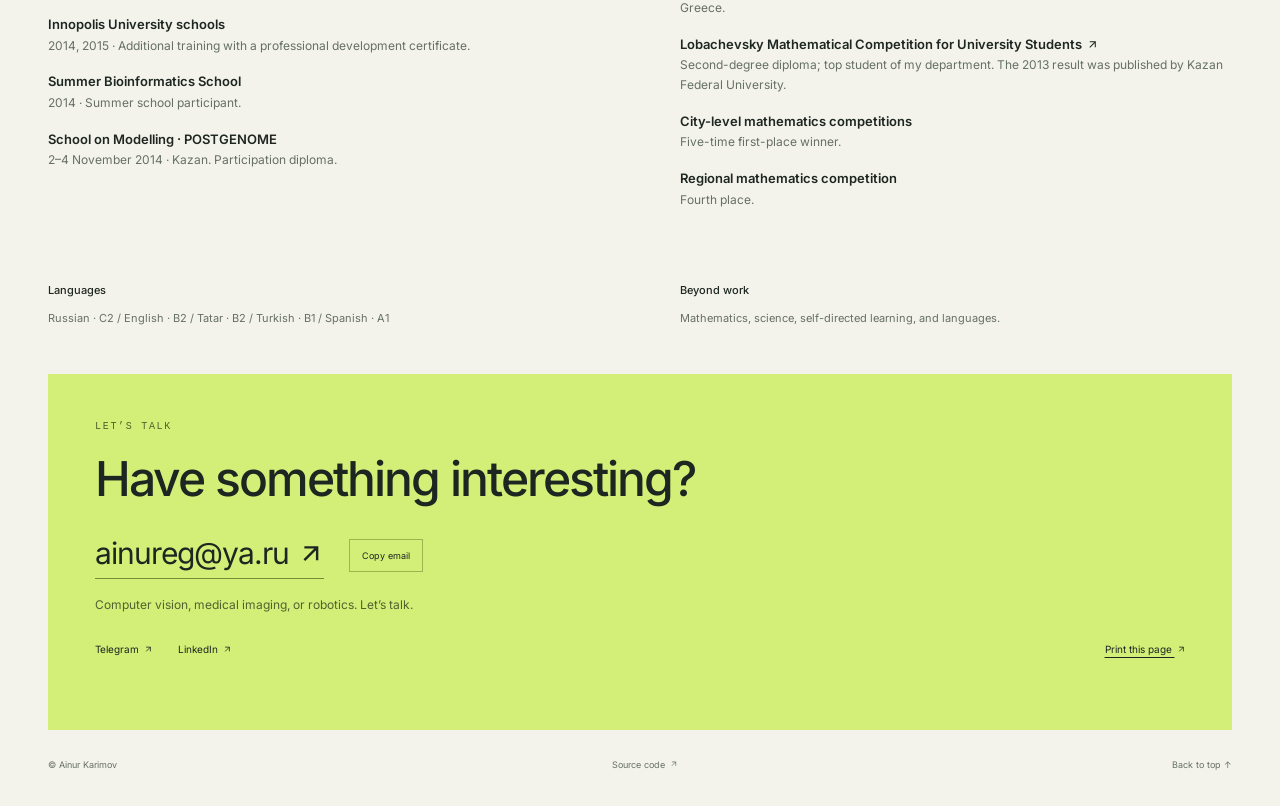
<file: en/index.html>
<!doctype html>
<html lang="en">
<head>
  <meta charset="utf-8"><meta name="viewport" content="width=device-width, initial-scale=1">
  <title>Ainur Karimov — Machine Learning Engineer</title><meta name="description" content="Machine learning engineer with a background in mathematics. I work with computer vision, medical imaging, geospatial data, and robotics — taking models from research and hypothesis testing to production."><meta name="theme-color" content="#171e1b">
  <meta property="og:type" content="profile"><meta property="og:title" content="Ainur Karimov — Machine Learning Engineer"><meta property="og:description" content="Computer vision, medical imaging, and robotics."><meta property="og:image" content="https://ainureg.github.io/cv/assets/portrait.jpeg">
  <link rel="icon" href="../assets/favicon.svg" type="image/svg+xml"><link rel="canonical" href="https://ainureg.github.io/cv/">
  <link rel="alternate" hreflang="x-default" href="https://ainureg.github.io/cv/"><link rel="alternate" hreflang="en" href="https://ainureg.github.io/cv/"><link rel="alternate" hreflang="ru" href="https://ainureg.github.io/cv/ru/">
  <link rel="stylesheet" href="../styles.css"><script src="../app.js" defer></script>
</head>
<body id="top">
  <a class="skip-link" href="#main">Profile ↓</a>
  <div class="header-shell">
    <header class="header wrap"><a href="../" class="wordmark" aria-label="Ainur Karimov">ak<span>_</span></a><nav aria-label="Profile"><a href="#projects">Selected work</a><a href="#experience">Experience</a><a href="#contact">Contact <svg class="external-arrow" viewBox="0 0 16 16" aria-hidden="true" focusable="false"><path d="M4 12 12 4M4 4h8v8"/></svg></a></nav><div class="language"><a href="../" lang="en" hreflang="en" aria-current="page">EN</a><span>/</span><a href="../ru/" lang="ru" hreflang="ru">RU</a></div></header>
  </div>
  <main id="main">
  <div class="hero-shell">
      <section class="hero wrap" aria-labelledby="hero-title"><div class="hero-main"><p class="eyebrow"><span class="dot"></span> Machine Learning Engineer</p><h1 id="hero-title">Ainur Karimov<span class="accent">.</span></h1><p class="intro">Computer vision, medical imaging, and robotics.</p><div class="hero-actions"><a class="button primary" href="#projects">Explore the work <span aria-hidden="true">↓</span></a><a class="button secondary" href="../assets/ainur-karimov-cv.pdf" download>Résumé · PDF <span aria-hidden="true">↓</span></a></div></div><aside class="hero-aside"><figure class="portrait"><img src="../assets/portrait.jpeg" alt="Ainur Karimov" width="240" height="229" fetchpriority="high"><figcaption><span class="portrait-corner" aria-hidden="true">+</span><span>Kazan, Russia</span></figcaption></figure><a class="research-badge" href="#research"><span class="badge-icon" aria-hidden="true">[r]</span><span><strong>Research co-author</strong><small>Journal of Clinical Medicine · 28 April 2026</small></span><span aria-hidden="true"><svg class="external-arrow" viewBox="0 0 16 16" aria-hidden="true" focusable="false"><path d="M4 12 12 4M4 4h8v8"/></svg></span></a></aside></section>
      <div class="hero-bottom wrap"><p>Machine learning engineer with a background in mathematics. I work with computer vision, medical imaging, geospatial data, and robotics — taking models from research and hypothesis testing to production.</p><div class="hero-links"><a href="https://github.com/ainureg" target="_blank" rel="noopener noreferrer">GitHub <svg class="external-arrow" viewBox="0 0 16 16" aria-hidden="true" focusable="false"><path d="M4 12 12 4M4 4h8v8"/></svg></a><a href="https://www.linkedin.com/in/ainurkarimov" target="_blank" rel="noopener noreferrer">LinkedIn <svg class="external-arrow" viewBox="0 0 16 16" aria-hidden="true" focusable="false"><path d="M4 12 12 4M4 4h8v8"/></svg></a><a href="https://t.me/ainureg" target="_blank" rel="noopener noreferrer">Telegram <svg class="external-arrow" viewBox="0 0 16 16" aria-hidden="true" focusable="false"><path d="M4 12 12 4M4 4h8v8"/></svg></a></div></div>
  </div>
  <div class="body-content wrap">
    <section class="projects" id="projects"><div class="section-heading"><div><p class="eyebrow">01 / Selected work</p><h2>A closer look.</h2></div><p>Three projects. Different problems. One engineering mindset.</p></div><div class="case-explorer"><div class="case-tabs" role="tablist" aria-orientation="vertical" aria-label="A closer look."><button type="button" role="tab" id="tab-citysoft" aria-controls="case-citysoft" aria-selected="true" tabindex="0" data-case="citysoft"><span class="case-number">01</span><span><strong>CitySoft</strong><small>COMPUTER VISION · GEOMETRY</small></span><span class="case-arrow" aria-hidden="true"><svg class="external-arrow" viewBox="0 0 16 16" aria-hidden="true" focusable="false"><path d="M4 12 12 4M4 4h8v8"/></svg></span></button><button type="button" role="tab" id="tab-cancer" aria-controls="case-cancer" aria-selected="false" tabindex="-1" data-case="cancer"><span class="case-number">02</span><span><strong>Cancer recognition</strong><small>COMPUTATIONAL PATHOLOGY</small></span><span class="case-arrow" aria-hidden="true"><svg class="external-arrow" viewBox="0 0 16 16" aria-hidden="true" focusable="false"><path d="M4 12 12 4M4 4h8v8"/></svg></span></button><button type="button" role="tab" id="tab-radiology" aria-controls="case-radiology" aria-selected="false" tabindex="-1" data-case="radiology"><span class="case-number">03</span><span><strong>AI Radiology</strong><small>MEDICAL IMAGING</small></span><span class="case-arrow" aria-hidden="true"><svg class="external-arrow" viewBox="0 0 16 16" aria-hidden="true" focusable="false"><path d="M4 12 12 4M4 4h8v8"/></svg></span></button></div><div class="case-stage"><article class="case-panel" role="tabpanel" id="case-citysoft" aria-labelledby="tab-citysoft" tabindex="0">
            <div class="case-visual visual-citysoft"><div class="visual-topline"><span>Workflow sketch</span><span class="visual-coordinates" aria-hidden="true">01 / COMPUTER VISION · GEOMETRY</span></div><svg class="work-visual road-visual" viewBox="0 0 760 350" fill="none" aria-hidden="true">
<defs><pattern id="city-grid" width="32" height="32" patternUnits="userSpaceOnUse"><path d="M32 0H0V32" stroke="#a7bfad" stroke-opacity=".25"/></pattern></defs>
<rect width="760" height="350" fill="url(#city-grid)"/>
<g class="camera-scene"><path d="M110 302 313 63H438L656 302Z" fill="#323f3a" stroke="#52695d"/><path d="M128 302 322 63H337L208 302Z" fill="#c6f561" fill-opacity=".65"/><path d="M561 302 416 63H430L640 302Z" fill="#c6f561" fill-opacity=".65"/><path d="M369 302 377 256M379 232 383 201M386 183 388 160M390 145 391 128M393 115 394 100" stroke="#e5e9d4" stroke-width="4"/>
<path d="m201 254 49-61 43 3-41 64Z" fill="#9ce2d3" fill-opacity=".6" stroke="#bdf9e7"/><path d="m488 158 24 30 59 1-29-34Z" fill="#9ce2d3" fill-opacity=".6" stroke="#bdf9e7"/>
<path d="M249 195 655 78M251 259 655 78M318 63 655 78M436 63 655 78" stroke="#daf988" stroke-opacity=".5" stroke-dasharray="4 5"/>
<circle cx="249" cy="195" r="5" fill="#daf988"/><circle cx="251" cy="259" r="5" fill="#daf988"/><circle cx="655" cy="78" r="7" stroke="#daf988"/><path d="M646 78h18m-9-9v18" stroke="#daf988"/>
<path d="M72 239v59M72 239h62" stroke="#dce8d4"/><text x="63" y="316" fill="#dce8d4" font-size="14" font-family="monospace">v</text><text x="143" y="244" fill="#dce8d4" font-size="14" font-family="monospace">u</text><text x="647" y="54" fill="#dce8d4" font-size="13" font-family="monospace">π</text></g>
<g class="ground-scene"><path d="M230 35H520V312H230Z" fill="#323f3a" stroke="#52695d"/><path d="M247 35H260V312H247ZM492 35H505V312H492Z" fill="#c6f561" fill-opacity=".65"/><path d="M376 35V312" stroke="#e5e9d4" stroke-dasharray="24 18" stroke-width="4"/><path d="M278 160h44v62h-44ZM433 75h47v36h-47Z" fill="#9ce2d3" fill-opacity=".6" stroke="#bdf9e7"/><path d="M278 242h44m-44-7v14m44-14v14M338 160v62m-7-62h14m-14 62h14" stroke="#daf988"/><text x="286" y="266" fill="#daf988" font-size="14" font-family="monospace">Δx</text><text x="350" y="195" fill="#daf988" font-size="14" font-family="monospace">Δy</text><path d="M72 239v59M72 239h62" stroke="#dce8d4"/><text x="63" y="316" fill="#dce8d4" font-size="14" font-family="monospace">y</text><text x="143" y="244" fill="#dce8d4" font-size="14" font-family="monospace">x</text><path d="M570 170h80m-15-15 15 15-15 15" stroke="#daf988"/><text x="573" y="150" fill="#daf988" font-size="14" font-family="monospace">H(u,v)</text></g>
<g class="projection-marker" pointer-events="none"><circle r="13" fill="#d4ef78" fill-opacity=".15" stroke="#edffc3"/><circle r="4" fill="#edffc3"/><path d="M-19 0h10m18 0h10M0-19v10m0 18v10" stroke="#edffc3"/></g></svg>
<div class="view-control" role="group" aria-label="Workflow sketch"><button type="button" aria-pressed="true" data-view="camera">Camera view</button><button type="button" aria-pressed="false" data-view="ground">Ground plane</button></div><div class="projection-controls"><span>Move the point on the road</span><label>x <input type="range" min="0" max="100" value="45" data-axis="x" aria-label="x"></label><label>y <input type="range" min="0" max="100" value="55" data-axis="y" aria-label="y"></label><output class="projection-readout"></output></div><ol class="pipeline"><li><span>01</span>Street imagery</li><li><span>02</span>Segmentation</li><li><span>03</span>Measurements &amp; projections</li></ol></div>
            <div class="case-content"><p class="eyebrow">Avtodoria · 2019–2022</p><h3>Teaching machines to read the city.</h3><div class="case-columns"><div><h4>My contribution</h4><p>Developed segmentation models; worked on measurements and projections, image processing, and geospatial data.</p></div><div><h4>The project</h4><p>Computer vision for monitoring urban infrastructure. The product analyzes street imagery and maps infrastructure incidents.</p></div></div><div class="case-bottom"><div class="tags"><span class="tag">Segmentation</span><span class="tag">Measurements</span><span class="tag">Projections</span></div><div class="project-links"><a class="project-link" href="https://city-soft.ru/" target="_blank" rel="noopener noreferrer">Product website <span aria-hidden="true"><svg class="external-arrow" viewBox="0 0 16 16" aria-hidden="true" focusable="false"><path d="M4 12 12 4M4 4h8v8"/></svg></span></a></div></div></div></article><article class="case-panel" role="tabpanel" id="case-cancer" aria-labelledby="tab-cancer" tabindex="0" hidden>
            <div class="case-visual visual-cancer"><div class="visual-topline"><span>Workflow sketch</span><span class="visual-coordinates" aria-hidden="true">02 / COMPUTATIONAL PATHOLOGY</span></div><svg class="work-visual" viewBox="0 0 760 350" fill="none" aria-hidden="true">
<defs><pattern id="tissue-pattern" width="65" height="57" patternUnits="userSpaceOnUse" patternTransform="rotate(12)"><path d="M8 12C24-7 54 3 55 23S35 50 15 43 0 24 8 12Z" fill="#a38b9e" fill-opacity=".34" stroke="#cca2bf" stroke-opacity=".55"/><ellipse cx="29" cy="22" rx="9" ry="6" fill="#493b54"/></pattern></defs>
<rect x="54" y="27" width="396" height="284" rx="3" fill="#695767"/><rect x="54" y="27" width="396" height="284" fill="url(#tissue-pattern)"/>
<path d="m155 76 78-12 62 42 29 77-19 68-95 18-83-42 8-86Z" fill="#d7ef7a" fill-opacity=".18" stroke="#d7ef7a" stroke-width="2"/><path d="M125 70h210v210H125Z" stroke="#ede6da" stroke-opacity=".75" stroke-dasharray="5 6"/>
<path d="M335 70 505 72M335 280 505 275" stroke="#d4c1d1" stroke-opacity=".6" stroke-dasharray="4 6"/>
<rect x="505" y="72" width="205" height="205" fill="#302c38" stroke="#b5a0b6"/><path d="m540 118 52-17 58 28 27 62-29 53-62 9-50-35-9-49Z" fill="#d7ef7a" fill-opacity=".35" stroke="#d7ef7a" stroke-width="2"/>
<path d="M65 38h22M65 38v22M439 38h-22M439 38v22M65 300h22M65 300v-22M439 300h-22M439 300v-22" stroke="#ede6da"/>
<circle cx="607" cy="176" r="4" fill="#e5f9a0"/><path d="M595 176h24m-12-12v24" stroke="#e5f9a0"/><text x="512" y="302" fill="#e5d9e6" font-size="12" font-family="monospace">f(x) → mask</text>
</svg>
<ol class="pipeline"><li><span>01</span>Digitized histology</li><li><span>02</span>Tissue segmentation</li><li><span>03</span>Tumor regions</li></ol></div>
            <div class="case-content"><p class="eyebrow">Innopolis University · 2022–2024</p><h3>Finding tumor tissue in medical images.</h3><div class="case-columns"><div><h4>My contribution</h4><p>Worked on cancer recognition and semantic segmentation of medical images. Co-authored the study on gastric tumor tissue detection.</p></div><div><h4>The project</h4><p>A research collaboration on recognizing tumor tissue in digitized gastric histology. Published in Journal of Clinical Medicine in 2026.</p></div></div><div class="presentation-note"><p class="presentation-label">Conference presentation · Inno Onco 2024 · Moscow</p><p>Presented the team’s cancer recognition model at Inno Onco 2024, Moscow.</p><a class="text-link" href="https://inno-onco.ru/web/upload/files/forum_programm_2024.pdf#page=5" target="_blank" rel="noopener noreferrer">Forum programme <svg class="external-arrow" viewBox="0 0 16 16" aria-hidden="true" focusable="false"><path d="M4 12 12 4M4 4h8v8"/></svg></a></div><div class="case-bottom"><div class="tags"><span class="tag">Medical imaging</span><span class="tag">Segmentation</span><span class="tag">PyTorch</span></div><div class="project-links"><a class="project-link" href="https://doi.org/10.3390/jcm15093370" target="_blank" rel="noopener noreferrer">Paper · 2026 <span aria-hidden="true"><svg class="external-arrow" viewBox="0 0 16 16" aria-hidden="true" focusable="false"><path d="M4 12 12 4M4 4h8v8"/></svg></span></a><a class="project-link" href="https://www.kazan.kp.ru/online/news/5959878/" target="_blank" rel="noopener noreferrer">Project coverage · 2024 <span aria-hidden="true"><svg class="external-arrow" viewBox="0 0 16 16" aria-hidden="true" focusable="false"><path d="M4 12 12 4M4 4h8v8"/></svg></span></a></div></div></div></article><article class="case-panel" role="tabpanel" id="case-radiology" aria-labelledby="tab-radiology" tabindex="0" hidden>
            <div class="case-visual visual-radiology"><div class="visual-topline"><span>Workflow sketch</span><span class="visual-coordinates" aria-hidden="true">03 / MEDICAL IMAGING</span></div><svg class="work-visual" viewBox="0 0 760 350" fill="none" aria-hidden="true">
<defs><pattern id="rad-grid" width="28" height="28" patternUnits="userSpaceOnUse"><path d="M28 0H0V28" stroke="#a0b4d2" stroke-opacity=".12"/></pattern></defs><rect width="760" height="350" fill="url(#rad-grid)"/>
<rect x="54" y="72" width="195" height="225" rx="4" fill="#1b2938" stroke="#536a7e"/><rect x="76" y="51" width="195" height="225" rx="4" fill="#213244" stroke="#71849b"/><rect x="98" y="30" width="195" height="225" rx="4" fill="#293c50" stroke="#93a9bf"/>
<ellipse cx="196" cy="138" rx="67" ry="85" stroke="#d1dce0" stroke-width="2"/><path d="M180 81c-31 2-44 62-29 95 10 21 30 12 30-12V99m31-18c31 2 44 62 29 95-10 21-30 12-30-12V99" fill="#95acb7" fill-opacity=".45"/><path d="M196 58v144" stroke="#c3d6e0" stroke-opacity=".5"/>
<path d="M325 143h103m-15-14 15 14-15 14" stroke="#cce6f6"/><rect x="464" y="49" width="218" height="220" rx="4" fill="#213244" stroke="#93a9bf"/>
<ellipse cx="573" cy="148" rx="69" ry="82" stroke="#d1dce0" stroke-width="2"/><path d="M557 91c-31 2-44 62-29 95 10 21 30 12 30-12v-65m31-18c31 2 44 62 29 95-10 21-30 12-30-12v-65" fill="#95acb7" fill-opacity=".45"/><path d="m604 145 13 7 2 18-11 11-15-9 1-16Z" fill="#d7ef7a" fill-opacity=".5" stroke="#d7ef7a"/><path d="M608 159h85v-53" stroke="#d7ef7a" stroke-dasharray="3 4"/><circle cx="608" cy="159" r="4" fill="#d7ef7a"/><path d="M573 65v165" stroke="#c3d6e0" stroke-opacity=".5"/><text x="98" y="322" fill="#b9ccda" font-size="12" font-family="monospace">x₁, x₂, … xₙ</text><text x="472" y="305" fill="#b9ccda" font-size="12" font-family="monospace">f(x) → regions</text>
</svg>
<ol class="pipeline"><li><span>01</span>Medical images</li><li><span>02</span>Model inference</li><li><span>03</span>Localized findings</li></ol></div>
            <div class="case-content"><p class="eyebrow">Innopolis University · 2022–2024</p><h3>Medical images. More useful information.</h3><div class="case-columns"><div><h4>My contribution</h4><p>Contributed to selected modeling tasks within the AI Radiology team.</p></div><div><h4>The project</h4><p>A medical image analysis service that helps clinicians identify and localize pathologies.</p></div></div><div class="case-bottom"><div class="tags"><span class="tag">Medical imaging</span><span class="tag">Model development</span></div><div class="project-links"><a class="project-link" href="https://en.innoit.ru/ai-radiology" target="_blank" rel="noopener noreferrer">Product website <span aria-hidden="true"><svg class="external-arrow" viewBox="0 0 16 16" aria-hidden="true" focusable="false"><path d="M4 12 12 4M4 4h8v8"/></svg></span></a></div></div></div></article></div></div></section>
    <section class="experience" id="experience"><div class="section-heading"><div><p class="eyebrow">02 / Experience</p><h2>Where I’ve worked</h2></div><p>Experience since 2017</p></div><ol class="jobs"><li class="job"><div class="job-date">May 2025 — present</div>
          <details><summary><span class="job-company"><span class="company-logo" data-theme="dark"><img src="../assets/logos/ttk-digital.svg" alt="" aria-hidden="true" width="72" height="28" loading="lazy"></span><span>TTK Digital</span></span><span class="role">Machine Learning Engineer</span><span class="expand-mark" aria-hidden="true">+</span></summary>
          <div class="job-detail"><ul class="job-bullets"><li>Work on machine learning and robotics.</li></ul><div class="tags"><span class="tag">Robotics</span><span class="tag">Machine learning</span></div><a class="text-link" href="https://tattelecom.digital/" target="_blank" rel="noopener noreferrer">TTK Digital <svg class="external-arrow" viewBox="0 0 16 16" aria-hidden="true" focusable="false"><path d="M4 12 12 4M4 4h8v8"/></svg></a></div></details></li><li class="job"><div class="job-date">Feb 2025 — Feb 2026</div>
          <details><summary><span class="job-company"><span class="company-logo" data-theme="dark"><img src="../assets/logos/avtodoria.svg" alt="" aria-hidden="true" width="72" height="28" loading="lazy"></span><span>Avtodoria</span></span><span class="role">Computer Vision / Data Scientist</span><span class="expand-mark" aria-hidden="true">+</span></summary>
          <div class="job-detail"><ul class="job-bullets"><li>Worked on SLAM and monitoring with Grafana.</li></ul><div class="tags"><span class="tag">SLAM</span><span class="tag">Grafana</span></div><a class="text-link" href="https://avtodoria.ru/" target="_blank" rel="noopener noreferrer">Avtodoria <svg class="external-arrow" viewBox="0 0 16 16" aria-hidden="true" focusable="false"><path d="M4 12 12 4M4 4h8v8"/></svg></a></div></details></li><li class="job"><div class="job-date">Feb 2022 — Dec 2024</div>
          <details><summary><span class="job-company"><span class="company-logo" data-theme="dark"><img src="../assets/logos/innopolis.svg" alt="" aria-hidden="true" width="72" height="28" loading="lazy"></span><span>Innopolis University</span></span><span class="role">Machine Learning Engineer</span><span class="expand-mark" aria-hidden="true">+</span></summary>
          <div class="job-detail"><ul class="job-bullets"><li>Worked on cancer recognition and semantic segmentation of medical images using PyTorch and DICOM.</li><li>Contributed to selected AI Radiology modeling tasks.</li><li>Presented the team’s cancer recognition model at Inno Onco 2024, Moscow.</li></ul><div class="tags"><span class="tag">Cancer recognition</span><span class="tag">Medical segmentation</span><span class="tag">PyTorch</span><span class="tag">DICOM</span></div><a class="text-link" href="https://innopolis.university/en/" target="_blank" rel="noopener noreferrer">Innopolis University <svg class="external-arrow" viewBox="0 0 16 16" aria-hidden="true" focusable="false"><path d="M4 12 12 4M4 4h8v8"/></svg></a></div></details></li><li class="job"><div class="job-date">Jul 2019 — Feb 2022</div>
          <details><summary><span class="job-company"><span class="company-logo" data-theme="dark"><img src="../assets/logos/avtodoria.svg" alt="" aria-hidden="true" width="72" height="28" loading="lazy"></span><span>Avtodoria</span></span><span class="role">Computer Vision / Data Scientist</span><span class="expand-mark" aria-hidden="true">+</span></summary>
          <div class="job-detail"><ul class="job-bullets"><li>Developed segmentation models for CitySoft and worked on geometric measurements and projections.</li><li>Processed images and geospatial data; helped bring deep learning solutions to production.</li></ul><div class="tags"><span class="tag">CitySoft</span><span class="tag">Segmentation</span><span class="tag">Geometry</span><span class="tag">PyTorch</span><span class="tag">OpenCV</span><span class="tag">GeoPandas</span></div><a class="text-link" href="https://avtodoria.ru/" target="_blank" rel="noopener noreferrer">Avtodoria <svg class="external-arrow" viewBox="0 0 16 16" aria-hidden="true" focusable="false"><path d="M4 12 12 4M4 4h8v8"/></svg></a></div></details></li><li class="job"><div class="job-date">Sep 2017 — Oct 2018</div>
          <details><summary><span class="job-company"><span class="company-logo" data-theme="light"><img src="../assets/logos/maxima.svg" alt="" aria-hidden="true" width="72" height="28" loading="lazy"></span><span>Maxima</span></span><span class="role">Data Scientist</span><span class="expand-mark" aria-hidden="true">+</span></summary>
          <div class="job-detail"><ul class="job-bullets"><li>Conducted statistical research and hypothesis testing; automated Bayesian analytics.</li></ul><div class="tags"><span class="tag">Python</span><span class="tag">R</span><span class="tag">pandas</span><span class="tag">scikit-learn</span><span class="tag">statsmodels</span></div><a class="text-link" href="http://maxima.life/" target="_blank" rel="noopener noreferrer">Maxima <svg class="external-arrow" viewBox="0 0 16 16" aria-hidden="true" focusable="false"><path d="M4 12 12 4M4 4h8v8"/></svg></a></div></details></li></ol></section>
    <section class="research" id="research"><div class="research-heading"><p class="eyebrow">03 / Published research</p><a class="text-link" href="https://orcid.org/0009-0000-4770-2534" target="_blank" rel="noopener noreferrer">ORCID <svg class="external-arrow" viewBox="0 0 16 16" aria-hidden="true" focusable="false"><path d="M4 12 12 4M4 4h8v8"/></svg></a></div><div class="research-content"><p class="eyebrow">Journal of Clinical Medicine · 28 April 2026</p><h2><a href="https://doi.org/10.3390/jcm15093370" target="_blank" rel="noopener noreferrer">Artificial Intelligence for Tumor Tissue Detection in Stomach Cancer: A Retrospective Algorithm Development and Validation Study</a></h2><p>Co-author. Algorithm development and validation for tumor tissue detection in digitized gastric histology slides.</p><a class="button dark" href="https://doi.org/10.3390/jcm15093370" target="_blank" rel="noopener noreferrer">Read the paper <svg class="external-arrow" viewBox="0 0 16 16" aria-hidden="true" focusable="false"><path d="M4 12 12 4M4 4h8v8"/></svg></a><div class="presentation-note"><p class="presentation-label">Conference presentation · Inno Onco 2024 · Moscow</p><p>Nonlinear ensembling of neural networks for medical analysis of gastric histology images</p><a class="text-link" href="https://inno-onco.ru/web/upload/files/forum_programm_2024.pdf#page=5" target="_blank" rel="noopener noreferrer">Forum programme <svg class="external-arrow" viewBox="0 0 16 16" aria-hidden="true" focusable="false"><path d="M4 12 12 4M4 4h8v8"/></svg></a></div></div></section>
    <section class="background"><div class="toolkit"><p class="eyebrow">04 / Working toolkit</p><div class="skill-group"><h3>Models &amp; data</h3><div class="tags"><span class="tag">PyTorch</span><span class="tag">OpenCV</span><span class="tag">scikit-learn</span><span class="tag">pandas</span><span class="tag">GeoPandas</span><span class="tag">DICOM</span></div></div><div class="skill-group"><h3>Engineering</h3><div class="tags"><span class="tag">Python</span><span class="tag">SQL</span><span class="tag">R</span><span class="tag">C++</span><span class="tag">Linux</span><span class="tag">Git</span><span class="tag">Docker</span><span class="tag">pytest</span><span class="tag">CI/CD</span><span class="tag">MLOps</span></div></div><div class="skill-group"><h3>Exploring next</h3><div class="tags"><span class="tag">Reinforcement learning</span><span class="tag">SLAM</span><span class="tag">Vision-language models</span></div></div></div><div class="education"><p class="eyebrow">05 / Education</p><article class="education-item"><span class="mono">2022</span><div><h3>MIPT</h3><p>MSc · Phystech School of Aerospace Technology</p></div></article><article class="education-item"><span class="mono">2014</span><div><h3>Kazan Federal University</h3><p>BMath · Institute of Mathematics and Mechanics, Theory of Functions and Approximations</p></div></article><article class="education-item"><span class="mono">MADE</span><div><h3>Big Data Academy MADE</h3><p>Three semesters covering algorithms, geospatial analysis, graph ML, MLOps, and Bayesian machine learning.</p></div></article></div></section>
    <section class="personal academic" id="academic" aria-label="Training and mathematics awards"><header class="academic-header"><p class="eyebrow">Training and mathematics awards</p><a class="button dark" href="https://yadi.sk/d/aSyzcZ44-_l-8w?w=1" target="_blank" rel="noopener noreferrer">Certificates &amp; diplomas · Yandex Disk <svg class="external-arrow" viewBox="0 0 16 16" aria-hidden="true" focusable="false"><path d="M4 12 12 4M4 4h8v8"/></svg></a></header><div><h3>Additional training</h3><ul><li><strong>Intel HPC School</strong><span>2014 · Participant in a high-performance computing school.</span></li><li><strong>Innopolis University schools</strong><span>2014, 2015 · Additional training with a professional development certificate.</span></li><li><strong>Summer Bioinformatics School</strong><span>2014 · Summer school participant.</span></li><li><strong>School on Modelling · POSTGENOME</strong><span>2–4 November 2014 · Kazan. Participation diploma.</span></li></ul></div><div><h3>Mathematics awards</h3><ul><li><strong>International Space Olympics</strong><span>First place in the mathematics competition, with participants from the UK, Russia, Germany, and Greece.</span></li><li><strong><a href="https://kpfu.ru/ob-otkrytoj-povolzhskoj-matematicheskoj-olimpiade.html" target="_blank" rel="noopener noreferrer">Lobachevsky Mathematical Competition for University Students <svg class="external-arrow" viewBox="0 0 16 16" aria-hidden="true" focusable="false"><path d="M4 12 12 4M4 4h8v8"/></svg></a></strong><span>Second-degree diploma; top student of my department. The 2013 result was published by Kazan Federal University.</span></li><li><strong>City-level mathematics competitions</strong><span>Five-time first-place winner.</span></li><li><strong>Regional mathematics competition</strong><span>Fourth place.</span></li></ul></div></section>
    <section class="personal"><div><h3>Languages</h3><p>Russian · C2 / English · B2 / Tatar · B2 / Turkish · B1 / Spanish · A1</p></div><div><h3>Beyond work</h3><p>Mathematics, science, self-directed learning, and languages.</p></div></section>
    <section class="contact" id="contact"><p class="eyebrow">LET’S TALK</p><h2>Have something interesting?</h2><div class="contact-row"><a class="contact-email" href="mailto:ainureg@ya.ru">ainureg@ya.ru <svg class="external-arrow" viewBox="0 0 16 16" aria-hidden="true" focusable="false"><path d="M4 12 12 4M4 4h8v8"/></svg></a><button class="copy-email" type="button" data-copy-email data-email="ainureg@ya.ru" data-success="Email copied" data-failure="Copy this address: ainureg@ya.ru">Copy email</button></div><p>Computer vision, medical imaging, or robotics. Let’s talk.</p><div class="contact-socials"><a href="https://t.me/ainureg" target="_blank" rel="noopener noreferrer">Telegram <svg class="external-arrow" viewBox="0 0 16 16" aria-hidden="true" focusable="false"><path d="M4 12 12 4M4 4h8v8"/></svg></a><a href="https://www.linkedin.com/in/ainurkarimov" target="_blank" rel="noopener noreferrer">LinkedIn <svg class="external-arrow" viewBox="0 0 16 16" aria-hidden="true" focusable="false"><path d="M4 12 12 4M4 4h8v8"/></svg></a><button type="button" data-print>Print this page <svg class="external-arrow" viewBox="0 0 16 16" aria-hidden="true" focusable="false"><path d="M4 12 12 4M4 4h8v8"/></svg></button></div><p class="copy-status" role="status" aria-live="polite"></p></section>
    <footer class="footer"><span>© Ainur Karimov</span><a href="https://github.com/ainureg/cv" target="_blank" rel="noopener noreferrer">Source code <svg class="external-arrow" viewBox="0 0 16 16" aria-hidden="true" focusable="false"><path d="M4 12 12 4M4 4h8v8"/></svg></a><a href="#top">Back to top ↑</a></footer>
  </div>
  </main>
</body></html>
</file>
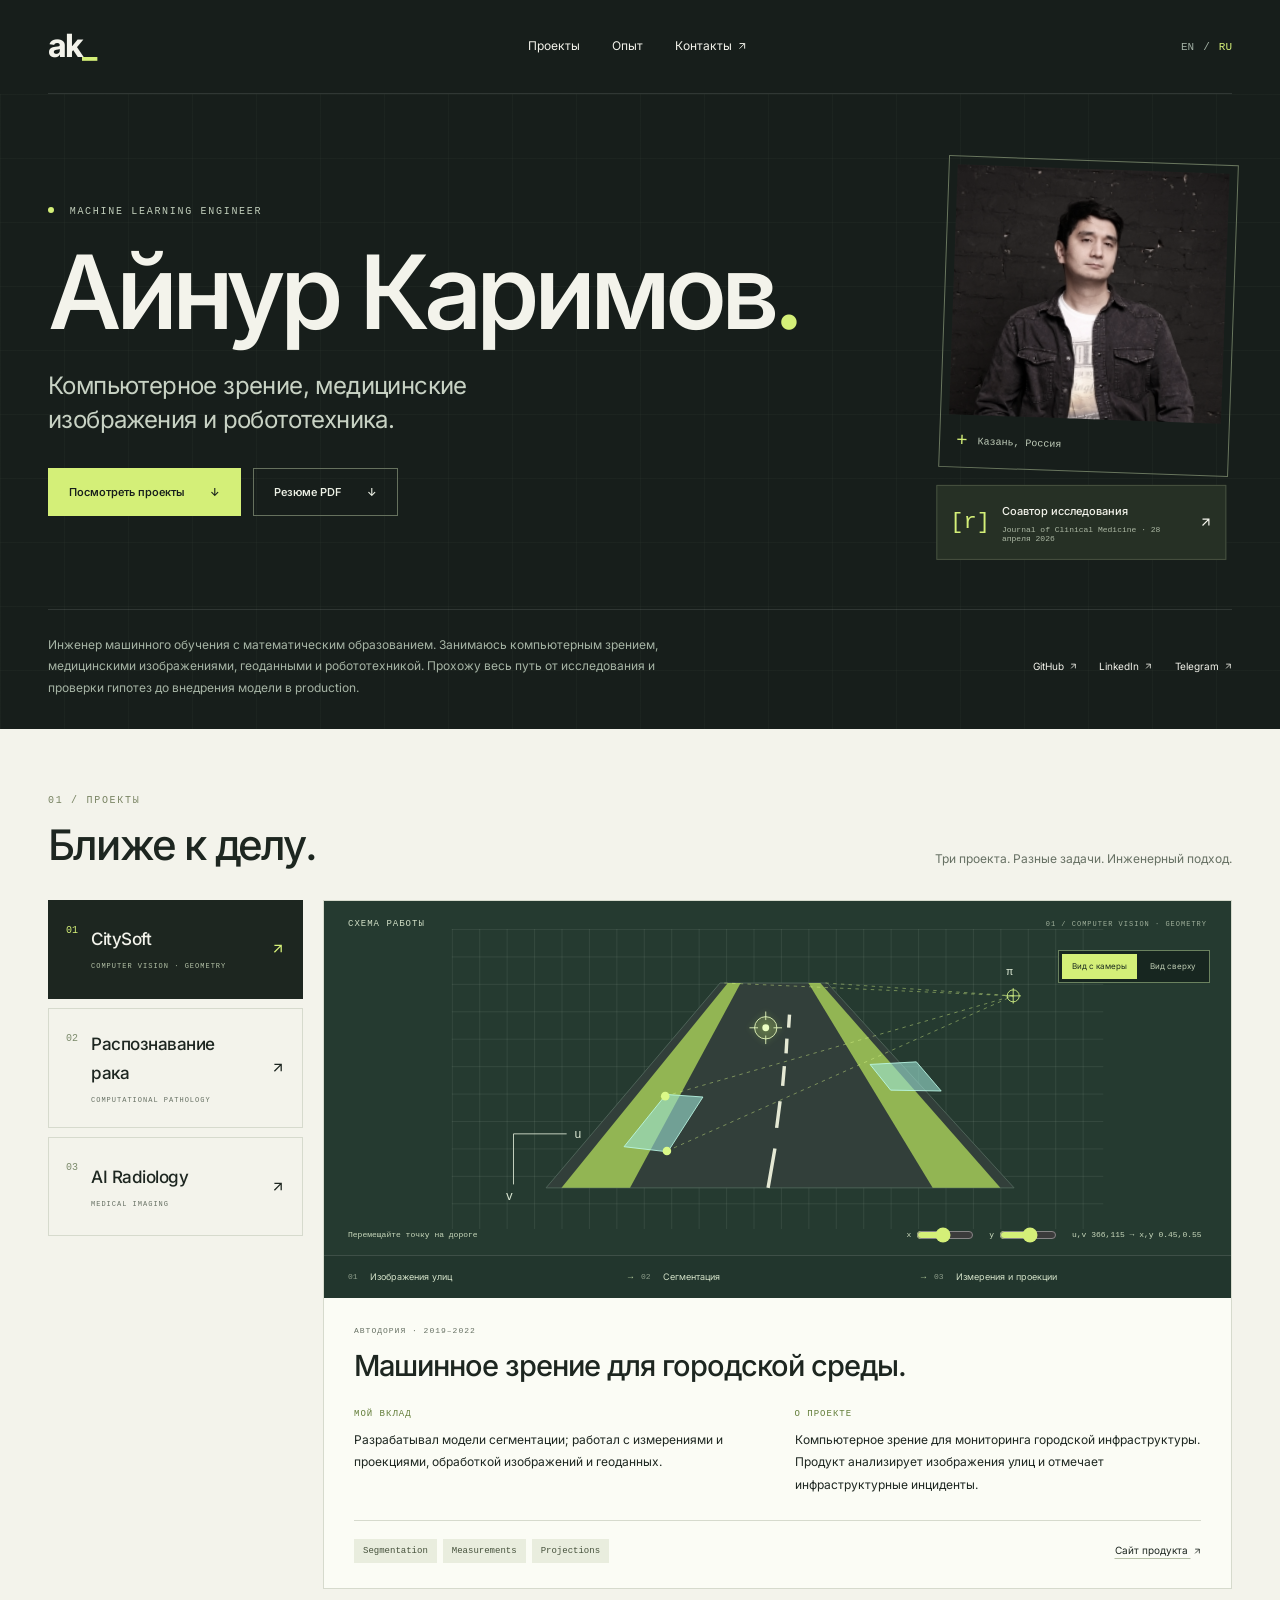
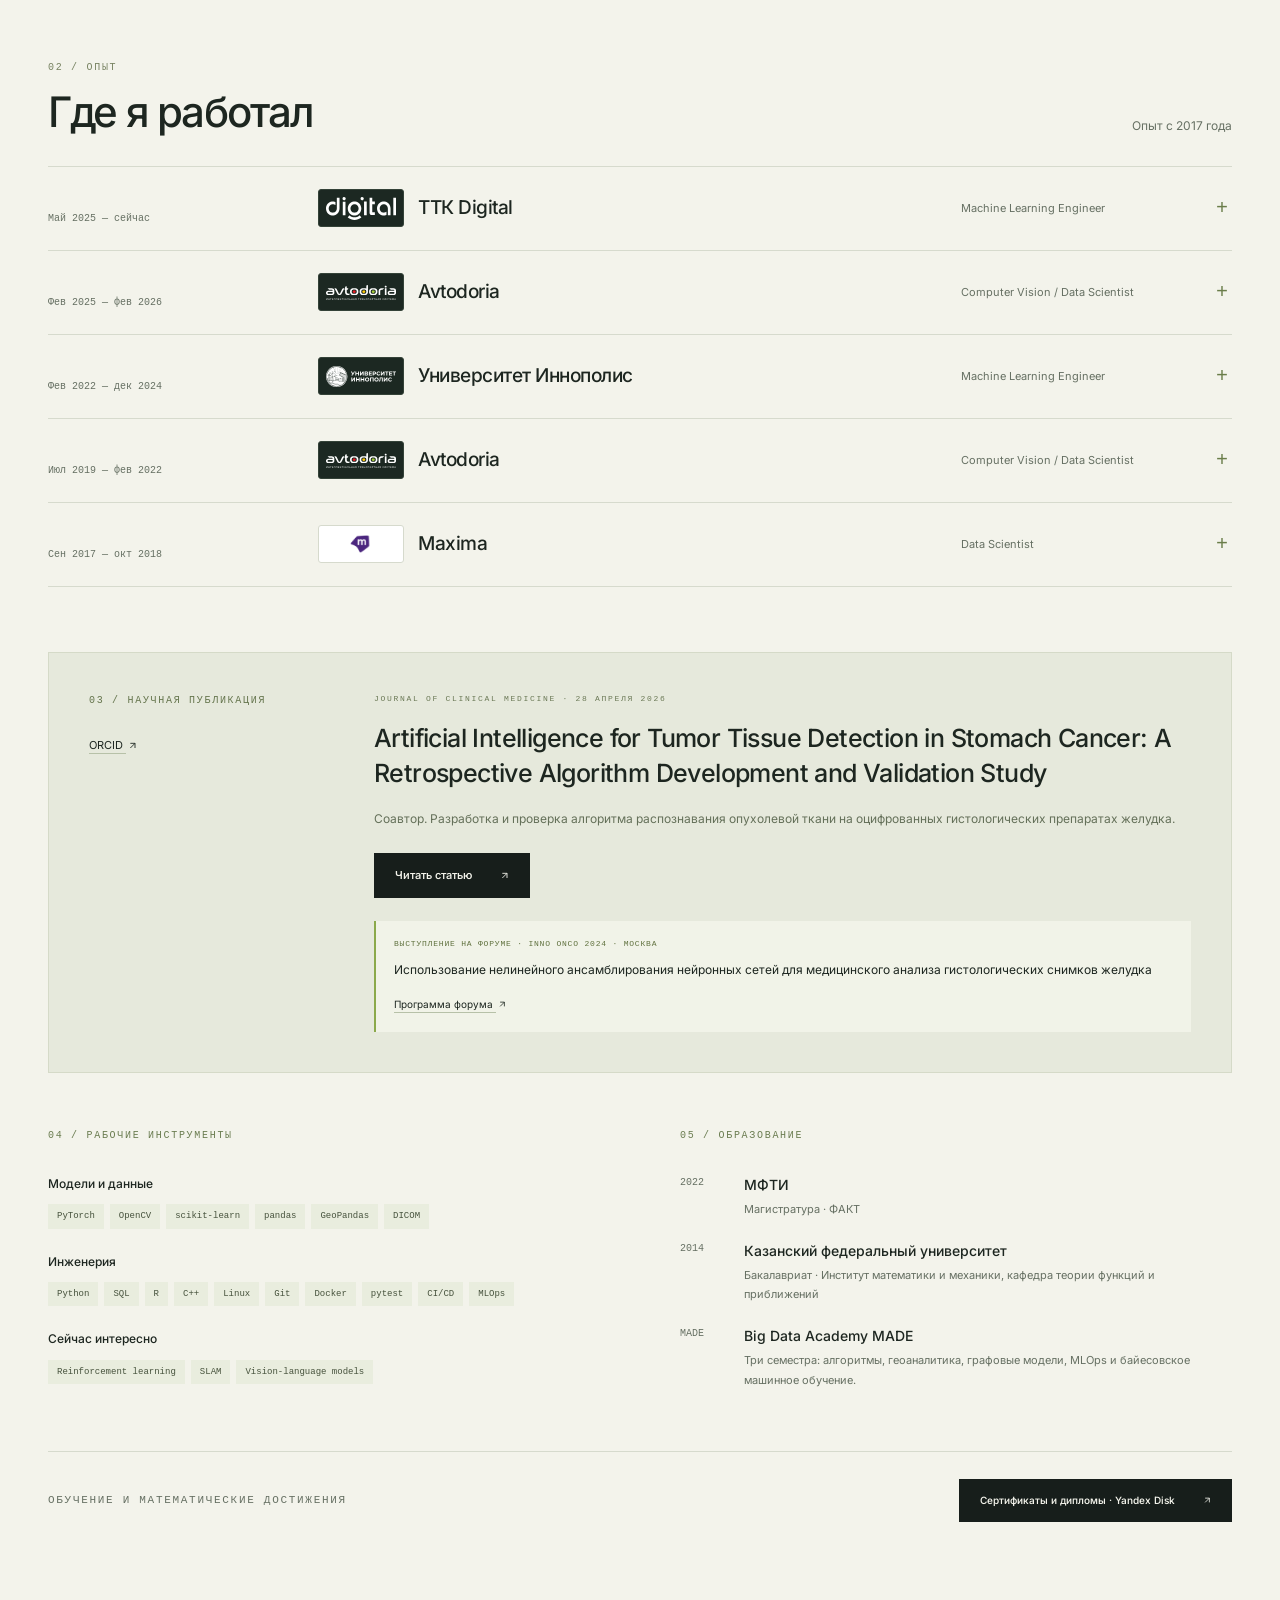
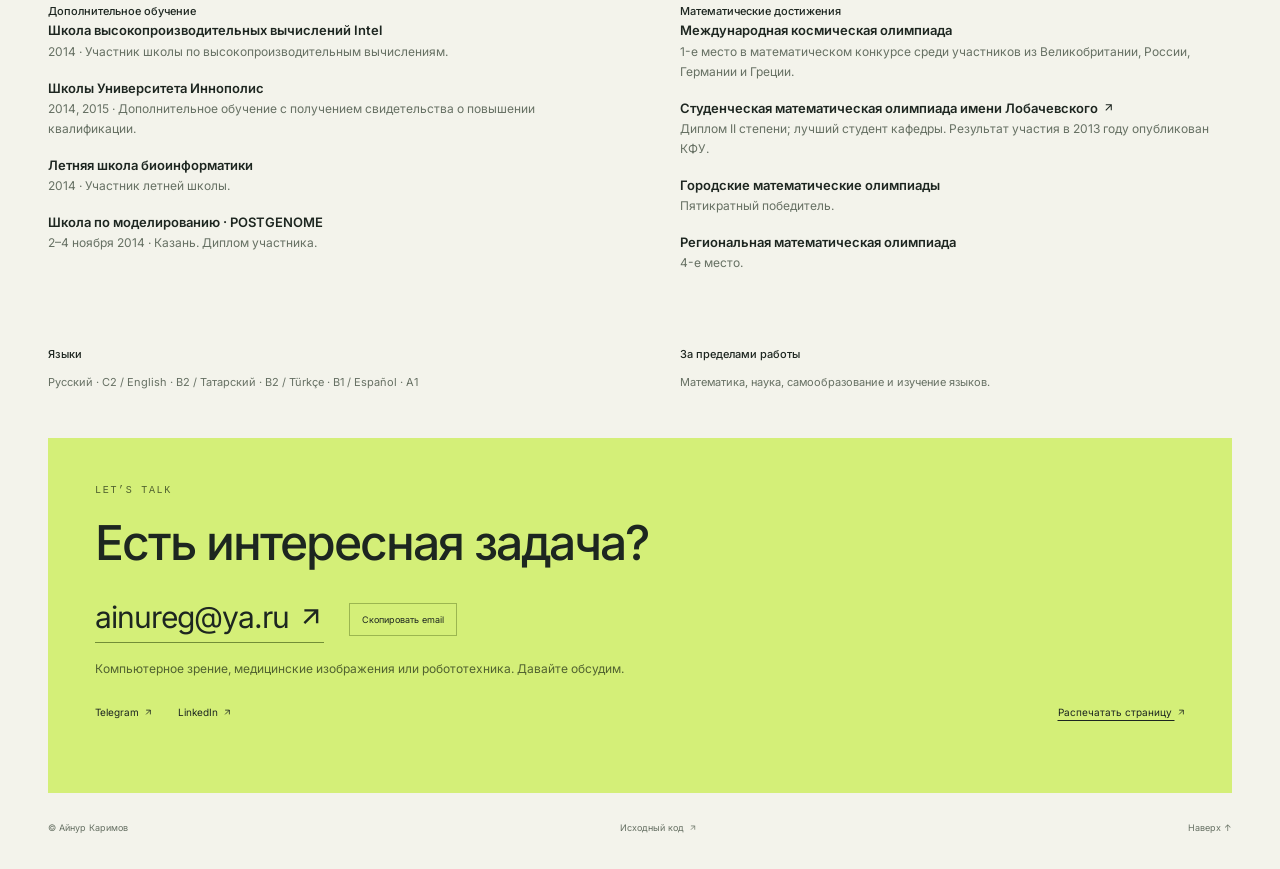
<file: ru/index.html>
<!doctype html>
<html lang="ru">
<head>
  <meta charset="utf-8"><meta name="viewport" content="width=device-width, initial-scale=1">
  <title>Айнур Каримов — Machine Learning Engineer</title><meta name="description" content="Инженер машинного обучения с математическим образованием. Занимаюсь компьютерным зрением, медицинскими изображениями, геоданными и робототехникой. Прохожу весь путь от исследования и проверки гипотез до внедрения модели в production."><meta name="theme-color" content="#171e1b">
  <meta property="og:type" content="profile"><meta property="og:title" content="Айнур Каримов — Machine Learning Engineer"><meta property="og:description" content="Компьютерное зрение, медицинские изображения и робототехника."><meta property="og:image" content="https://ainureg.github.io/cv/assets/portrait.jpeg">
  <link rel="icon" href="../assets/favicon.svg" type="image/svg+xml"><link rel="canonical" href="https://ainureg.github.io/cv/ru/">
  <link rel="alternate" hreflang="x-default" href="https://ainureg.github.io/cv/"><link rel="alternate" hreflang="en" href="https://ainureg.github.io/cv/"><link rel="alternate" hreflang="ru" href="https://ainureg.github.io/cv/ru/">
  <link rel="stylesheet" href="../styles.css"><script src="../app.js" defer></script>
</head>
<body id="top">
  <a class="skip-link" href="#main">Профиль ↓</a>
  <div class="header-shell">
    <header class="header wrap"><a href="../" class="wordmark" aria-label="Айнур Каримов">ak<span>_</span></a><nav aria-label="Профиль"><a href="#projects">Проекты</a><a href="#experience">Опыт</a><a href="#contact">Контакты <svg class="external-arrow" viewBox="0 0 16 16" aria-hidden="true" focusable="false"><path d="M4 12 12 4M4 4h8v8"/></svg></a></nav><div class="language"><a href="../" lang="en" hreflang="en">EN</a><span>/</span><a href="../ru/" lang="ru" hreflang="ru" aria-current="page">RU</a></div></header>
  </div>
  <main id="main">
  <div class="hero-shell">
      <section class="hero wrap" aria-labelledby="hero-title"><div class="hero-main"><p class="eyebrow"><span class="dot"></span> Machine Learning Engineer</p><h1 id="hero-title">Айнур Каримов<span class="accent">.</span></h1><p class="intro">Компьютерное зрение, медицинские изображения и робототехника.</p><div class="hero-actions"><a class="button primary" href="#projects">Посмотреть проекты <span aria-hidden="true">↓</span></a><a class="button secondary" href="../assets/ainur-karimov-cv.pdf" download>Резюме PDF <span aria-hidden="true">↓</span></a></div></div><aside class="hero-aside"><figure class="portrait"><img src="../assets/portrait.jpeg" alt="Айнур Каримов" width="240" height="229" fetchpriority="high"><figcaption><span class="portrait-corner" aria-hidden="true">+</span><span>Казань, Россия</span></figcaption></figure><a class="research-badge" href="#research"><span class="badge-icon" aria-hidden="true">[r]</span><span><strong>Соавтор исследования</strong><small>Journal of Clinical Medicine · 28 апреля 2026</small></span><span aria-hidden="true"><svg class="external-arrow" viewBox="0 0 16 16" aria-hidden="true" focusable="false"><path d="M4 12 12 4M4 4h8v8"/></svg></span></a></aside></section>
      <div class="hero-bottom wrap"><p>Инженер машинного обучения с математическим образованием. Занимаюсь компьютерным зрением, медицинскими изображениями, геоданными и робототехникой. Прохожу весь путь от исследования и проверки гипотез до внедрения модели в production.</p><div class="hero-links"><a href="https://github.com/ainureg" target="_blank" rel="noopener noreferrer">GitHub <svg class="external-arrow" viewBox="0 0 16 16" aria-hidden="true" focusable="false"><path d="M4 12 12 4M4 4h8v8"/></svg></a><a href="https://www.linkedin.com/in/ainurkarimov" target="_blank" rel="noopener noreferrer">LinkedIn <svg class="external-arrow" viewBox="0 0 16 16" aria-hidden="true" focusable="false"><path d="M4 12 12 4M4 4h8v8"/></svg></a><a href="https://t.me/ainureg" target="_blank" rel="noopener noreferrer">Telegram <svg class="external-arrow" viewBox="0 0 16 16" aria-hidden="true" focusable="false"><path d="M4 12 12 4M4 4h8v8"/></svg></a></div></div>
  </div>
  <div class="body-content wrap">
    <section class="projects" id="projects"><div class="section-heading"><div><p class="eyebrow">01 / Проекты</p><h2>Ближе к делу.</h2></div><p>Три проекта. Разные задачи. Инженерный подход.</p></div><div class="case-explorer"><div class="case-tabs" role="tablist" aria-orientation="vertical" aria-label="Ближе к делу."><button type="button" role="tab" id="tab-citysoft" aria-controls="case-citysoft" aria-selected="true" tabindex="0" data-case="citysoft"><span class="case-number">01</span><span><strong>CitySoft</strong><small>COMPUTER VISION · GEOMETRY</small></span><span class="case-arrow" aria-hidden="true"><svg class="external-arrow" viewBox="0 0 16 16" aria-hidden="true" focusable="false"><path d="M4 12 12 4M4 4h8v8"/></svg></span></button><button type="button" role="tab" id="tab-cancer" aria-controls="case-cancer" aria-selected="false" tabindex="-1" data-case="cancer"><span class="case-number">02</span><span><strong>Распознавание рака</strong><small>COMPUTATIONAL PATHOLOGY</small></span><span class="case-arrow" aria-hidden="true"><svg class="external-arrow" viewBox="0 0 16 16" aria-hidden="true" focusable="false"><path d="M4 12 12 4M4 4h8v8"/></svg></span></button><button type="button" role="tab" id="tab-radiology" aria-controls="case-radiology" aria-selected="false" tabindex="-1" data-case="radiology"><span class="case-number">03</span><span><strong>AI Radiology</strong><small>MEDICAL IMAGING</small></span><span class="case-arrow" aria-hidden="true"><svg class="external-arrow" viewBox="0 0 16 16" aria-hidden="true" focusable="false"><path d="M4 12 12 4M4 4h8v8"/></svg></span></button></div><div class="case-stage"><article class="case-panel" role="tabpanel" id="case-citysoft" aria-labelledby="tab-citysoft" tabindex="0">
            <div class="case-visual visual-citysoft"><div class="visual-topline"><span>Схема работы</span><span class="visual-coordinates" aria-hidden="true">01 / COMPUTER VISION · GEOMETRY</span></div><svg class="work-visual road-visual" viewBox="0 0 760 350" fill="none" aria-hidden="true">
<defs><pattern id="city-grid" width="32" height="32" patternUnits="userSpaceOnUse"><path d="M32 0H0V32" stroke="#a7bfad" stroke-opacity=".25"/></pattern></defs>
<rect width="760" height="350" fill="url(#city-grid)"/>
<g class="camera-scene"><path d="M110 302 313 63H438L656 302Z" fill="#323f3a" stroke="#52695d"/><path d="M128 302 322 63H337L208 302Z" fill="#c6f561" fill-opacity=".65"/><path d="M561 302 416 63H430L640 302Z" fill="#c6f561" fill-opacity=".65"/><path d="M369 302 377 256M379 232 383 201M386 183 388 160M390 145 391 128M393 115 394 100" stroke="#e5e9d4" stroke-width="4"/>
<path d="m201 254 49-61 43 3-41 64Z" fill="#9ce2d3" fill-opacity=".6" stroke="#bdf9e7"/><path d="m488 158 24 30 59 1-29-34Z" fill="#9ce2d3" fill-opacity=".6" stroke="#bdf9e7"/>
<path d="M249 195 655 78M251 259 655 78M318 63 655 78M436 63 655 78" stroke="#daf988" stroke-opacity=".5" stroke-dasharray="4 5"/>
<circle cx="249" cy="195" r="5" fill="#daf988"/><circle cx="251" cy="259" r="5" fill="#daf988"/><circle cx="655" cy="78" r="7" stroke="#daf988"/><path d="M646 78h18m-9-9v18" stroke="#daf988"/>
<path d="M72 239v59M72 239h62" stroke="#dce8d4"/><text x="63" y="316" fill="#dce8d4" font-size="14" font-family="monospace">v</text><text x="143" y="244" fill="#dce8d4" font-size="14" font-family="monospace">u</text><text x="647" y="54" fill="#dce8d4" font-size="13" font-family="monospace">π</text></g>
<g class="ground-scene"><path d="M230 35H520V312H230Z" fill="#323f3a" stroke="#52695d"/><path d="M247 35H260V312H247ZM492 35H505V312H492Z" fill="#c6f561" fill-opacity=".65"/><path d="M376 35V312" stroke="#e5e9d4" stroke-dasharray="24 18" stroke-width="4"/><path d="M278 160h44v62h-44ZM433 75h47v36h-47Z" fill="#9ce2d3" fill-opacity=".6" stroke="#bdf9e7"/><path d="M278 242h44m-44-7v14m44-14v14M338 160v62m-7-62h14m-14 62h14" stroke="#daf988"/><text x="286" y="266" fill="#daf988" font-size="14" font-family="monospace">Δx</text><text x="350" y="195" fill="#daf988" font-size="14" font-family="monospace">Δy</text><path d="M72 239v59M72 239h62" stroke="#dce8d4"/><text x="63" y="316" fill="#dce8d4" font-size="14" font-family="monospace">y</text><text x="143" y="244" fill="#dce8d4" font-size="14" font-family="monospace">x</text><path d="M570 170h80m-15-15 15 15-15 15" stroke="#daf988"/><text x="573" y="150" fill="#daf988" font-size="14" font-family="monospace">H(u,v)</text></g>
<g class="projection-marker" pointer-events="none"><circle r="13" fill="#d4ef78" fill-opacity=".15" stroke="#edffc3"/><circle r="4" fill="#edffc3"/><path d="M-19 0h10m18 0h10M0-19v10m0 18v10" stroke="#edffc3"/></g></svg>
<div class="view-control" role="group" aria-label="Схема работы"><button type="button" aria-pressed="true" data-view="camera">Вид с камеры</button><button type="button" aria-pressed="false" data-view="ground">Вид сверху</button></div><div class="projection-controls"><span>Перемещайте точку на дороге</span><label>x <input type="range" min="0" max="100" value="45" data-axis="x" aria-label="x"></label><label>y <input type="range" min="0" max="100" value="55" data-axis="y" aria-label="y"></label><output class="projection-readout"></output></div><ol class="pipeline"><li><span>01</span>Изображения улиц</li><li><span>02</span>Сегментация</li><li><span>03</span>Измерения и проекции</li></ol></div>
            <div class="case-content"><p class="eyebrow">Автодория · 2019–2022</p><h3>Машинное зрение для городской среды.</h3><div class="case-columns"><div><h4>Мой вклад</h4><p>Разрабатывал модели сегментации; работал с измерениями и проекциями, обработкой изображений и геоданных.</p></div><div><h4>О проекте</h4><p>Компьютерное зрение для мониторинга городской инфраструктуры. Продукт анализирует изображения улиц и отмечает инфраструктурные инциденты.</p></div></div><div class="case-bottom"><div class="tags"><span class="tag">Segmentation</span><span class="tag">Measurements</span><span class="tag">Projections</span></div><div class="project-links"><a class="project-link" href="https://city-soft.ru/" target="_blank" rel="noopener noreferrer">Сайт продукта <span aria-hidden="true"><svg class="external-arrow" viewBox="0 0 16 16" aria-hidden="true" focusable="false"><path d="M4 12 12 4M4 4h8v8"/></svg></span></a></div></div></div></article><article class="case-panel" role="tabpanel" id="case-cancer" aria-labelledby="tab-cancer" tabindex="0" hidden>
            <div class="case-visual visual-cancer"><div class="visual-topline"><span>Схема работы</span><span class="visual-coordinates" aria-hidden="true">02 / COMPUTATIONAL PATHOLOGY</span></div><svg class="work-visual" viewBox="0 0 760 350" fill="none" aria-hidden="true">
<defs><pattern id="tissue-pattern" width="65" height="57" patternUnits="userSpaceOnUse" patternTransform="rotate(12)"><path d="M8 12C24-7 54 3 55 23S35 50 15 43 0 24 8 12Z" fill="#a38b9e" fill-opacity=".34" stroke="#cca2bf" stroke-opacity=".55"/><ellipse cx="29" cy="22" rx="9" ry="6" fill="#493b54"/></pattern></defs>
<rect x="54" y="27" width="396" height="284" rx="3" fill="#695767"/><rect x="54" y="27" width="396" height="284" fill="url(#tissue-pattern)"/>
<path d="m155 76 78-12 62 42 29 77-19 68-95 18-83-42 8-86Z" fill="#d7ef7a" fill-opacity=".18" stroke="#d7ef7a" stroke-width="2"/><path d="M125 70h210v210H125Z" stroke="#ede6da" stroke-opacity=".75" stroke-dasharray="5 6"/>
<path d="M335 70 505 72M335 280 505 275" stroke="#d4c1d1" stroke-opacity=".6" stroke-dasharray="4 6"/>
<rect x="505" y="72" width="205" height="205" fill="#302c38" stroke="#b5a0b6"/><path d="m540 118 52-17 58 28 27 62-29 53-62 9-50-35-9-49Z" fill="#d7ef7a" fill-opacity=".35" stroke="#d7ef7a" stroke-width="2"/>
<path d="M65 38h22M65 38v22M439 38h-22M439 38v22M65 300h22M65 300v-22M439 300h-22M439 300v-22" stroke="#ede6da"/>
<circle cx="607" cy="176" r="4" fill="#e5f9a0"/><path d="M595 176h24m-12-12v24" stroke="#e5f9a0"/><text x="512" y="302" fill="#e5d9e6" font-size="12" font-family="monospace">f(x) → mask</text>
</svg>
<ol class="pipeline"><li><span>01</span>Цифровая гистология</li><li><span>02</span>Сегментация ткани</li><li><span>03</span>Области опухоли</li></ol></div>
            <div class="case-content"><p class="eyebrow">Университет Иннополис · 2022–2024</p><h3>Поиск опухолевой ткани на медицинских изображениях.</h3><div class="case-columns"><div><h4>Мой вклад</h4><p>Занимался распознаванием рака и семантической сегментацией медицинских изображений. Соавтор исследования по выявлению опухолевой ткани желудка.</p></div><div><h4>О проекте</h4><p>Исследование распознавания опухолевой ткани на оцифрованных гистологических препаратах желудка. Опубликовано в Journal of Clinical Medicine в 2026 году.</p></div></div><div class="presentation-note"><p class="presentation-label">Выступление на форуме · Inno Onco 2024 · Москва</p><p>Представлял командную модель распознавания рака на Inno Onco 2024 в Москве.</p><a class="text-link" href="https://inno-onco.ru/web/upload/files/forum_programm_2024.pdf#page=5" target="_blank" rel="noopener noreferrer">Программа форума <svg class="external-arrow" viewBox="0 0 16 16" aria-hidden="true" focusable="false"><path d="M4 12 12 4M4 4h8v8"/></svg></a></div><div class="case-bottom"><div class="tags"><span class="tag">Medical imaging</span><span class="tag">Segmentation</span><span class="tag">PyTorch</span></div><div class="project-links"><a class="project-link" href="https://doi.org/10.3390/jcm15093370" target="_blank" rel="noopener noreferrer">Статья · 2026 <span aria-hidden="true"><svg class="external-arrow" viewBox="0 0 16 16" aria-hidden="true" focusable="false"><path d="M4 12 12 4M4 4h8v8"/></svg></span></a><a class="project-link" href="https://www.kazan.kp.ru/online/news/5959878/" target="_blank" rel="noopener noreferrer">О проекте в КП · 2024 <span aria-hidden="true"><svg class="external-arrow" viewBox="0 0 16 16" aria-hidden="true" focusable="false"><path d="M4 12 12 4M4 4h8v8"/></svg></span></a></div></div></div></article><article class="case-panel" role="tabpanel" id="case-radiology" aria-labelledby="tab-radiology" tabindex="0" hidden>
            <div class="case-visual visual-radiology"><div class="visual-topline"><span>Схема работы</span><span class="visual-coordinates" aria-hidden="true">03 / MEDICAL IMAGING</span></div><svg class="work-visual" viewBox="0 0 760 350" fill="none" aria-hidden="true">
<defs><pattern id="rad-grid" width="28" height="28" patternUnits="userSpaceOnUse"><path d="M28 0H0V28" stroke="#a0b4d2" stroke-opacity=".12"/></pattern></defs><rect width="760" height="350" fill="url(#rad-grid)"/>
<rect x="54" y="72" width="195" height="225" rx="4" fill="#1b2938" stroke="#536a7e"/><rect x="76" y="51" width="195" height="225" rx="4" fill="#213244" stroke="#71849b"/><rect x="98" y="30" width="195" height="225" rx="4" fill="#293c50" stroke="#93a9bf"/>
<ellipse cx="196" cy="138" rx="67" ry="85" stroke="#d1dce0" stroke-width="2"/><path d="M180 81c-31 2-44 62-29 95 10 21 30 12 30-12V99m31-18c31 2 44 62 29 95-10 21-30 12-30-12V99" fill="#95acb7" fill-opacity=".45"/><path d="M196 58v144" stroke="#c3d6e0" stroke-opacity=".5"/>
<path d="M325 143h103m-15-14 15 14-15 14" stroke="#cce6f6"/><rect x="464" y="49" width="218" height="220" rx="4" fill="#213244" stroke="#93a9bf"/>
<ellipse cx="573" cy="148" rx="69" ry="82" stroke="#d1dce0" stroke-width="2"/><path d="M557 91c-31 2-44 62-29 95 10 21 30 12 30-12v-65m31-18c31 2 44 62 29 95-10 21-30 12-30-12v-65" fill="#95acb7" fill-opacity=".45"/><path d="m604 145 13 7 2 18-11 11-15-9 1-16Z" fill="#d7ef7a" fill-opacity=".5" stroke="#d7ef7a"/><path d="M608 159h85v-53" stroke="#d7ef7a" stroke-dasharray="3 4"/><circle cx="608" cy="159" r="4" fill="#d7ef7a"/><path d="M573 65v165" stroke="#c3d6e0" stroke-opacity=".5"/><text x="98" y="322" fill="#b9ccda" font-size="12" font-family="monospace">x₁, x₂, … xₙ</text><text x="472" y="305" fill="#b9ccda" font-size="12" font-family="monospace">f(x) → regions</text>
</svg>
<ol class="pipeline"><li><span>01</span>Медицинские изображения</li><li><span>02</span>Работа модели</li><li><span>03</span>Локализация изменений</li></ol></div>
            <div class="case-content"><p class="eyebrow">Университет Иннополис · 2022–2024</p><h3>Медицинские изображения и поддержка диагностики.</h3><div class="case-columns"><div><h4>Мой вклад</h4><p>Участвовал в отдельных задачах по моделям в команде AI Radiology.</p></div><div><h4>О проекте</h4><p>Сервис анализа медицинских изображений для поддержки врачей в выявлении и локализации патологий.</p></div></div><div class="case-bottom"><div class="tags"><span class="tag">Medical imaging</span><span class="tag">Model development</span></div><div class="project-links"><a class="project-link" href="https://en.innoit.ru/ai-radiology" target="_blank" rel="noopener noreferrer">Сайт продукта <span aria-hidden="true"><svg class="external-arrow" viewBox="0 0 16 16" aria-hidden="true" focusable="false"><path d="M4 12 12 4M4 4h8v8"/></svg></span></a></div></div></div></article></div></div></section>
    <section class="experience" id="experience"><div class="section-heading"><div><p class="eyebrow">02 / Опыт</p><h2>Где я работал</h2></div><p>Опыт с 2017 года</p></div><ol class="jobs"><li class="job"><div class="job-date">Май 2025 — сейчас</div>
          <details><summary><span class="job-company"><span class="company-logo" data-theme="dark"><img src="../assets/logos/ttk-digital.svg" alt="" aria-hidden="true" width="72" height="28" loading="lazy"></span><span>ТТК Digital</span></span><span class="role">Machine Learning Engineer</span><span class="expand-mark" aria-hidden="true">+</span></summary>
          <div class="job-detail"><ul class="job-bullets"><li>Работаю над задачами машинного обучения и робототехники.</li></ul><div class="tags"><span class="tag">Robotics</span><span class="tag">Machine learning</span></div><a class="text-link" href="https://tattelecom.digital/" target="_blank" rel="noopener noreferrer">ТТК Digital <svg class="external-arrow" viewBox="0 0 16 16" aria-hidden="true" focusable="false"><path d="M4 12 12 4M4 4h8v8"/></svg></a></div></details></li><li class="job"><div class="job-date">Фев 2025 — фев 2026</div>
          <details><summary><span class="job-company"><span class="company-logo" data-theme="dark"><img src="../assets/logos/avtodoria.svg" alt="" aria-hidden="true" width="72" height="28" loading="lazy"></span><span>Avtodoria</span></span><span class="role">Computer Vision / Data Scientist</span><span class="expand-mark" aria-hidden="true">+</span></summary>
          <div class="job-detail"><ul class="job-bullets"><li>Занимался задачами SLAM и мониторингом с Grafana.</li></ul><div class="tags"><span class="tag">SLAM</span><span class="tag">Grafana</span></div><a class="text-link" href="https://avtodoria.ru/" target="_blank" rel="noopener noreferrer">Avtodoria <svg class="external-arrow" viewBox="0 0 16 16" aria-hidden="true" focusable="false"><path d="M4 12 12 4M4 4h8v8"/></svg></a></div></details></li><li class="job"><div class="job-date">Фев 2022 — дек 2024</div>
          <details><summary><span class="job-company"><span class="company-logo" data-theme="dark"><img src="../assets/logos/innopolis.svg" alt="" aria-hidden="true" width="72" height="28" loading="lazy"></span><span>Университет Иннополис</span></span><span class="role">Machine Learning Engineer</span><span class="expand-mark" aria-hidden="true">+</span></summary>
          <div class="job-detail"><ul class="job-bullets"><li>Занимался распознаванием рака и семантической сегментацией медицинских изображений с PyTorch и DICOM.</li><li>Участвовал в отдельных задачах по моделям AI Radiology.</li><li>Представлял командную модель распознавания рака на Inno Onco 2024 в Москве.</li></ul><div class="tags"><span class="tag">Cancer recognition</span><span class="tag">Medical segmentation</span><span class="tag">PyTorch</span><span class="tag">DICOM</span></div><a class="text-link" href="https://innopolis.university/en/" target="_blank" rel="noopener noreferrer">Университет Иннополис <svg class="external-arrow" viewBox="0 0 16 16" aria-hidden="true" focusable="false"><path d="M4 12 12 4M4 4h8v8"/></svg></a></div></details></li><li class="job"><div class="job-date">Июл 2019 — фев 2022</div>
          <details><summary><span class="job-company"><span class="company-logo" data-theme="dark"><img src="../assets/logos/avtodoria.svg" alt="" aria-hidden="true" width="72" height="28" loading="lazy"></span><span>Avtodoria</span></span><span class="role">Computer Vision / Data Scientist</span><span class="expand-mark" aria-hidden="true">+</span></summary>
          <div class="job-detail"><ul class="job-bullets"><li>Разрабатывал модели сегментации для CitySoft, решал задачи геометрических измерений и проекций.</li><li>Обрабатывал изображения и геоданные; участвовал в доведении deep learning решений до production.</li></ul><div class="tags"><span class="tag">CitySoft</span><span class="tag">Segmentation</span><span class="tag">Geometry</span><span class="tag">PyTorch</span><span class="tag">OpenCV</span><span class="tag">GeoPandas</span></div><a class="text-link" href="https://avtodoria.ru/" target="_blank" rel="noopener noreferrer">Avtodoria <svg class="external-arrow" viewBox="0 0 16 16" aria-hidden="true" focusable="false"><path d="M4 12 12 4M4 4h8v8"/></svg></a></div></details></li><li class="job"><div class="job-date">Сен 2017 — окт 2018</div>
          <details><summary><span class="job-company"><span class="company-logo" data-theme="light"><img src="../assets/logos/maxima.svg" alt="" aria-hidden="true" width="72" height="28" loading="lazy"></span><span>Maxima</span></span><span class="role">Data Scientist</span><span class="expand-mark" aria-hidden="true">+</span></summary>
          <div class="job-detail"><ul class="job-bullets"><li>Проводил статистические исследования и проверку гипотез; автоматизировал байесовскую аналитику.</li></ul><div class="tags"><span class="tag">Python</span><span class="tag">R</span><span class="tag">pandas</span><span class="tag">scikit-learn</span><span class="tag">statsmodels</span></div><a class="text-link" href="http://maxima.life/" target="_blank" rel="noopener noreferrer">Maxima <svg class="external-arrow" viewBox="0 0 16 16" aria-hidden="true" focusable="false"><path d="M4 12 12 4M4 4h8v8"/></svg></a></div></details></li></ol></section>
    <section class="research" id="research"><div class="research-heading"><p class="eyebrow">03 / Научная публикация</p><a class="text-link" href="https://orcid.org/0009-0000-4770-2534" target="_blank" rel="noopener noreferrer">ORCID <svg class="external-arrow" viewBox="0 0 16 16" aria-hidden="true" focusable="false"><path d="M4 12 12 4M4 4h8v8"/></svg></a></div><div class="research-content"><p class="eyebrow">Journal of Clinical Medicine · 28 апреля 2026</p><h2><a href="https://doi.org/10.3390/jcm15093370" target="_blank" rel="noopener noreferrer">Artificial Intelligence for Tumor Tissue Detection in Stomach Cancer: A Retrospective Algorithm Development and Validation Study</a></h2><p>Соавтор. Разработка и проверка алгоритма распознавания опухолевой ткани на оцифрованных гистологических препаратах желудка.</p><a class="button dark" href="https://doi.org/10.3390/jcm15093370" target="_blank" rel="noopener noreferrer">Читать статью <svg class="external-arrow" viewBox="0 0 16 16" aria-hidden="true" focusable="false"><path d="M4 12 12 4M4 4h8v8"/></svg></a><div class="presentation-note"><p class="presentation-label">Выступление на форуме · Inno Onco 2024 · Москва</p><p>Использование нелинейного ансамблирования нейронных сетей для медицинского анализа гистологических снимков желудка</p><a class="text-link" href="https://inno-onco.ru/web/upload/files/forum_programm_2024.pdf#page=5" target="_blank" rel="noopener noreferrer">Программа форума <svg class="external-arrow" viewBox="0 0 16 16" aria-hidden="true" focusable="false"><path d="M4 12 12 4M4 4h8v8"/></svg></a></div></div></section>
    <section class="background"><div class="toolkit"><p class="eyebrow">04 / Рабочие инструменты</p><div class="skill-group"><h3>Модели и данные</h3><div class="tags"><span class="tag">PyTorch</span><span class="tag">OpenCV</span><span class="tag">scikit-learn</span><span class="tag">pandas</span><span class="tag">GeoPandas</span><span class="tag">DICOM</span></div></div><div class="skill-group"><h3>Инженерия</h3><div class="tags"><span class="tag">Python</span><span class="tag">SQL</span><span class="tag">R</span><span class="tag">C++</span><span class="tag">Linux</span><span class="tag">Git</span><span class="tag">Docker</span><span class="tag">pytest</span><span class="tag">CI/CD</span><span class="tag">MLOps</span></div></div><div class="skill-group"><h3>Сейчас интересно</h3><div class="tags"><span class="tag">Reinforcement learning</span><span class="tag">SLAM</span><span class="tag">Vision-language models</span></div></div></div><div class="education"><p class="eyebrow">05 / Образование</p><article class="education-item"><span class="mono">2022</span><div><h3>МФТИ</h3><p>Магистратура · ФАКТ</p></div></article><article class="education-item"><span class="mono">2014</span><div><h3>Казанский федеральный университет</h3><p>Бакалавриат · Институт математики и механики, кафедра теории функций и приближений</p></div></article><article class="education-item"><span class="mono">MADE</span><div><h3>Big Data Academy MADE</h3><p>Три семестра: алгоритмы, геоаналитика, графовые модели, MLOps и байесовское машинное обучение.</p></div></article></div></section>
    <section class="personal academic" id="academic" aria-label="Обучение и математические достижения"><header class="academic-header"><p class="eyebrow">Обучение и математические достижения</p><a class="button dark" href="https://yadi.sk/d/aSyzcZ44-_l-8w?w=1" target="_blank" rel="noopener noreferrer">Сертификаты и дипломы · Yandex Disk <svg class="external-arrow" viewBox="0 0 16 16" aria-hidden="true" focusable="false"><path d="M4 12 12 4M4 4h8v8"/></svg></a></header><div><h3>Дополнительное обучение</h3><ul><li><strong>Школа высокопроизводительных вычислений Intel</strong><span>2014 · Участник школы по высокопроизводительным вычислениям.</span></li><li><strong>Школы Университета Иннополис</strong><span>2014, 2015 · Дополнительное обучение с получением свидетельства о повышении квалификации.</span></li><li><strong>Летняя школа биоинформатики</strong><span>2014 · Участник летней школы.</span></li><li><strong>Школа по моделированию · POSTGENOME</strong><span>2–4 ноября 2014 · Казань. Диплом участника.</span></li></ul></div><div><h3>Математические достижения</h3><ul><li><strong>Международная космическая олимпиада</strong><span>1-е место в математическом конкурсе среди участников из Великобритании, России, Германии и Греции.</span></li><li><strong><a href="https://kpfu.ru/ob-otkrytoj-povolzhskoj-matematicheskoj-olimpiade.html" target="_blank" rel="noopener noreferrer">Студенческая математическая олимпиада имени Лобачевского <svg class="external-arrow" viewBox="0 0 16 16" aria-hidden="true" focusable="false"><path d="M4 12 12 4M4 4h8v8"/></svg></a></strong><span>Диплом II степени; лучший студент кафедры. Результат участия в 2013 году опубликован КФУ.</span></li><li><strong>Городские математические олимпиады</strong><span>Пятикратный победитель.</span></li><li><strong>Региональная математическая олимпиада</strong><span>4-е место.</span></li></ul></div></section>
    <section class="personal"><div><h3>Языки</h3><p>Русский · C2 / English · B2 / Татарский · B2 / Türkçe · B1 / Español · A1</p></div><div><h3>За пределами работы</h3><p>Математика, наука, самообразование и изучение языков.</p></div></section>
    <section class="contact" id="contact"><p class="eyebrow">LET’S TALK</p><h2>Есть интересная задача?</h2><div class="contact-row"><a class="contact-email" href="mailto:ainureg@ya.ru">ainureg@ya.ru <svg class="external-arrow" viewBox="0 0 16 16" aria-hidden="true" focusable="false"><path d="M4 12 12 4M4 4h8v8"/></svg></a><button class="copy-email" type="button" data-copy-email data-email="ainureg@ya.ru" data-success="Email скопирован" data-failure="Скопируйте адрес: ainureg@ya.ru">Скопировать email</button></div><p>Компьютерное зрение, медицинские изображения или робототехника. Давайте обсудим.</p><div class="contact-socials"><a href="https://t.me/ainureg" target="_blank" rel="noopener noreferrer">Telegram <svg class="external-arrow" viewBox="0 0 16 16" aria-hidden="true" focusable="false"><path d="M4 12 12 4M4 4h8v8"/></svg></a><a href="https://www.linkedin.com/in/ainurkarimov" target="_blank" rel="noopener noreferrer">LinkedIn <svg class="external-arrow" viewBox="0 0 16 16" aria-hidden="true" focusable="false"><path d="M4 12 12 4M4 4h8v8"/></svg></a><button type="button" data-print>Распечатать страницу <svg class="external-arrow" viewBox="0 0 16 16" aria-hidden="true" focusable="false"><path d="M4 12 12 4M4 4h8v8"/></svg></button></div><p class="copy-status" role="status" aria-live="polite"></p></section>
    <footer class="footer"><span>© Айнур Каримов</span><a href="https://github.com/ainureg/cv" target="_blank" rel="noopener noreferrer">Исходный код <svg class="external-arrow" viewBox="0 0 16 16" aria-hidden="true" focusable="false"><path d="M4 12 12 4M4 4h8v8"/></svg></a><a href="#top">Наверх ↑</a></footer>
  </div>
  </main>
</body></html>
</file>
<file: styles.css>
@font-face{font-family:Inter;src:url('./assets/inter-latin.woff2') format('woff2');font-style:normal;font-weight:100 900;font-display:swap;unicode-range:U+0000-00FF,U+0131,U+0152-0153,U+02BB-02BC,U+02C6,U+02DA,U+02DC,U+0304,U+0308,U+0329,U+2000-206F,U+20AC,U+2122,U+2191,U+2193,U+2212,U+2215,U+FEFF,U+FFFD}
@font-face{font-family:Inter;src:url('./assets/inter-cyrillic.woff2') format('woff2');font-style:normal;font-weight:100 900;font-display:swap;unicode-range:U+0301,U+0400-045F,U+0490-0491,U+04B0-04B1,U+2116}
:root{--paper:#f3f3eb;--ink:#1d2620;--muted:#667063;--line:#d6dacd;--acid:#d4ef78;--dark:#171e1b;--mono:'Courier New',monospace}*{box-sizing:border-box}html{scroll-behavior:smooth;scroll-padding-top:26px}body{margin:0;background:var(--paper);color:var(--ink);font:15px/1.7 Inter,Arial,sans-serif;-webkit-font-smoothing:antialiased}a{color:inherit;text-decoration:none}button{font:inherit;color:inherit;cursor:pointer}button,a{-webkit-tap-highlight-color:transparent}a:hover{color:#557120}button:focus-visible,a:focus-visible,[tabindex]:focus-visible,summary:focus-visible{outline:2px solid #87a72f;outline-offset:5px}::selection{background:var(--acid);color:var(--dark)}.wrap{width:min(1200px,calc(100% - 96px));margin-inline:auto}.hero-shell{background:var(--dark);color:var(--paper);position:relative;overflow:hidden}.hero-shell:before{content:'';position:absolute;inset:0;background-image:linear-gradient(#b0c5a609 1px,transparent 1px),linear-gradient(90deg,#b0c5a609 1px,transparent 1px);background-size:64px 64px;pointer-events:none}.header,.hero,.hero-bottom{position:relative}.header{height:94px;display:flex;align-items:center;justify-content:space-between;border-bottom:1px solid #ffffff1c}.wordmark{font-size:32px;font-weight:750;letter-spacing:-2px}.wordmark span{color:var(--acid)}nav{display:flex;gap:32px;font-size:12px}nav a:hover,.hero-links a:hover{color:var(--acid)}.language{display:flex;align-items:center;gap:9px;font:11px var(--mono);color:#a1afa3}.language a[aria-current]{color:var(--acid)}.hero{display:grid;grid-template-columns:minmax(0,1fr) 290px;gap:70px;padding-block:66px 49px;align-items:center}.eyebrow{font:10px/1.6 var(--mono);letter-spacing:1.7px;text-transform:uppercase;margin:0 0 22px}.hero .eyebrow{color:#c0cdba}.dot{display:inline-block;width:6px;height:6px;margin-right:8px;border-radius:50%;background:var(--acid);vertical-align:1px}h1{font-size:clamp(68px,8vw,114px);max-width:780px;line-height:.98;letter-spacing:-6px;font-weight:550;margin:0 0 27px}.accent{color:var(--acid)}.intro{max-width:570px;font-size:24px;line-height:1.4;letter-spacing:-.6px;color:#c8d2c4;margin:0 0 32px}.hero-actions{display:flex;gap:12px;flex-wrap:wrap}.button{display:inline-flex;align-items:center;justify-content:space-between;gap:26px;padding:12px 20px;min-height:48px;font-size:11px;font-weight:550;border:1px solid transparent}.primary{background:var(--acid);color:var(--dark)}.primary:hover{background:#e5ffa1;color:var(--dark)}.secondary{border-color:#66715e;color:#edf1e6}.secondary:hover{border-color:var(--acid);color:var(--acid)}.dark{background:var(--dark);color:var(--paper)}.dark:hover{background:#354438;color:var(--paper)}.portrait{margin:0;position:relative;border:1px solid #69765e;padding:8px}.portrait img{width:100%;height:250px;object-fit:cover;object-position:center;filter:saturate(.55);display:block}.portrait figcaption{display:flex;align-items:center;gap:10px;font:10px var(--mono);padding:15px 8px 7px;color:#c0cdba}.portrait-corner{font-size:19px;color:var(--acid)}.hero-aside{transform:rotate(2deg)}.research-badge{display:flex;gap:12px;align-items:center;background:#263025;border:1px solid #475240;padding:16px 13px;margin-top:13px;transform:rotate(-2deg)}.research-badge:hover{color:var(--acid);border-color:var(--acid)}.badge-icon{font:22px var(--mono);color:var(--acid)}.research-badge strong{font-size:11px;font-weight:500;display:block}.research-badge small{font:8px var(--mono);display:block;color:#acb8a4;margin-top:4px}.research-badge>span:last-child{margin-left:auto}.hero-bottom{border-top:1px solid #ffffff1c;display:flex;align-items:center;justify-content:space-between;gap:50px;padding:24px 0 31px}.hero-bottom>p{font-size:12px;line-height:1.8;max-width:660px;color:#a6b4a5;margin:0}.hero-links{display:flex;gap:22px;font-size:10px;white-space:nowrap}.section-heading{padding:64px 0 30px;display:flex;align-items:end;justify-content:space-between;gap:40px}.section-heading .eyebrow{color:#788362;margin-bottom:12px}h2{font-size:42px;line-height:1.15;letter-spacing:-1.8px;font-weight:500;margin:0}.section-heading>p{font-size:12px;color:var(--muted);max-width:300px;margin:0;line-height:1.7}.case-explorer{display:grid;grid-template-columns:255px minmax(0,1fr);gap:20px}.case-tabs{display:flex;flex-direction:column;gap:9px}.case-tabs>button{border:1px solid var(--line);background:transparent;display:flex;gap:13px;align-items:center;text-align:left;min-height:99px;padding:21px 17px}.case-tabs>button:hover{border-color:#88987b;background:#e9eddf}.case-tabs>button[aria-selected=true]{background:var(--ink);border-color:var(--ink);color:var(--paper)}.case-number{align-self:flex-start;font:10px var(--mono);color:#7c8b6c;padding-top:3px}.case-tabs [aria-selected=true] .case-number{color:var(--acid)}.case-tabs strong{font-size:17px;font-weight:500;display:block;letter-spacing:-.5px}.case-tabs small{font:7px/1.7 var(--mono);letter-spacing:1px;display:block;color:var(--muted);margin-top:7px}.case-tabs [aria-selected=true] small{color:#b4c2a7}.case-arrow{margin-left:auto;font-size:16px}.case-tabs [aria-selected=true] .case-arrow{color:var(--acid)}.case-stage{min-width:0}.case-panel{border:1px solid var(--line);background:#fbfcf5}.case-panel[hidden]{display:none}.case-visual{background:#253a30;color:#d2e0c7;position:relative;overflow:hidden}.visual-cancer{background:#3e3441;color:#decfde}.visual-radiology{background:#202e3e;color:#becfe0}.visual-topline{display:flex;justify-content:space-between;align-items:center;padding:18px 24px 0;font:9px var(--mono);letter-spacing:1px;text-transform:uppercase;gap:20px}.visual-coordinates{font-size:7px;opacity:.7}.work-visual{width:100%;height:auto;max-height:300px;display:block}.view-control{position:absolute;right:21px;top:49px;display:flex;z-index:1;background:#16251fe8;border:1px solid #6b825f;padding:3px;gap:3px}.view-control button{font-size:8px;border:0;padding:6px 10px;background:none;color:#bdcbb2}.view-control [aria-pressed=true]{color:#1c2c20;background:var(--acid)}.ground-scene{display:none}.road-visual[data-view=ground] .ground-scene{display:block}.road-visual[data-view=ground] .camera-scene{display:none}.pipeline{list-style:none;margin:0;padding:14px 24px;display:grid;grid-template-columns:repeat(3,1fr);gap:20px;border-top:1px solid #ffffff20;background:#00000012}.pipeline li{font-size:9px;line-height:1.6;position:relative;padding-left:22px}.pipeline span{position:absolute;left:0;top:0;font:8px/1.8 var(--mono);opacity:.6}.pipeline li:not(:last-child):after{content:'→';position:absolute;right:-14px;top:0;color:#b6ce9e}.case-content{padding:27px 30px 25px}.case-content>.eyebrow{font-size:8px;letter-spacing:1px;color:var(--muted);margin-bottom:10px}.case-content h3{font-size:29px;letter-spacing:-1px;line-height:1.25;font-weight:500;max-width:650px;margin:0 0 25px}.case-columns{display:grid;grid-template-columns:1fr 1fr;gap:34px}.case-columns h4{font:9px var(--mono);letter-spacing:1px;text-transform:uppercase;margin:0 0 10px;color:#617c37}.case-columns p{font-size:12px;line-height:1.85;margin:0}.case-bottom{display:flex;align-items:center;justify-content:space-between;gap:20px;margin-top:24px;padding-top:18px;border-top:1px solid var(--line);flex-wrap:wrap}.tags{display:flex;flex-wrap:wrap;gap:6px}.tag{font:9px/1.6 var(--mono);padding:5px 9px;background:#e9edde;color:#46523c}.project-links{display:flex;flex-wrap:wrap;gap:18px}.project-link{font-size:10px;text-decoration:underline;text-underline-offset:4px;text-decoration-color:#b7c1a8}.experience{margin-top:12px}.experience .section-heading{padding-top:59px}.jobs{list-style:none;padding:0;margin:0;border-top:1px solid var(--line)}.job{display:grid;grid-template-columns:235px minmax(0,1fr);gap:35px;border-bottom:1px solid var(--line);padding:22px 0;align-items:baseline}.job-date{font:10px/1.8 var(--mono);color:var(--muted)}.job details{min-width:0}.job summary{display:grid;grid-template-columns:1fr 235px 16px;align-items:baseline;gap:20px;list-style:none;cursor:pointer}.job summary::-webkit-details-marker{display:none}.job-company{font-size:19px;font-weight:500;letter-spacing:-.5px}.role{font-size:11px;color:var(--muted)}.expand-mark{font:20px var(--mono);color:#6a7d4a}.job details[open] .expand-mark{transform:rotate(45deg)}.job-detail{padding-top:14px;max-width:700px}.job-detail p{font-size:13px;line-height:1.8;margin:0 0 15px}.job-detail .tags{margin-bottom:16px}.text-link{font-size:11px;text-decoration:underline;text-underline-offset:4px;text-decoration-color:#b7c1a8}.research{margin:65px 0 0;padding:40px;display:grid;grid-template-columns:230px minmax(0,1fr);gap:55px;background:#e6e9dc;border:1px solid #d5dac8}.research-heading .eyebrow{color:#65754d}.research-content>.eyebrow{font-size:8px;color:#6b7956;margin-bottom:15px}.research-content h2{font-size:25px;letter-spacing:-.6px;line-height:1.4}.research-content>p:not(.eyebrow){font-size:12px;color:#647059;line-height:1.85;margin:17px 0 23px}.research-content .button{min-height:42px}.background{display:grid;grid-template-columns:1fr 1fr;gap:80px;padding:55px 0 40px;border-bottom:1px solid var(--line)}.background>.toolkit>.eyebrow,.background>.education>.eyebrow{margin-bottom:30px;color:#6a7c50}.skill-group+.skill-group{margin-top:23px}.skill-group h3{font-size:12px;font-weight:500;margin:0 0 10px}.education-item{display:grid;grid-template-columns:48px minmax(0,1fr);gap:16px;margin-bottom:20px}.mono{font:10px/1.8 var(--mono);color:var(--muted)}.education-item h3{font-size:14px;font-weight:500;line-height:1.5;margin:0}.education-item p{font-size:11px;color:var(--muted);margin:5px 0 0;line-height:1.8}.personal{display:grid;grid-template-columns:1fr 1fr;gap:80px;padding:27px 0 45px}.personal h3{font-size:11px;font-weight:500;margin:0}.personal p{font-size:11px;color:var(--muted);line-height:1.9;margin:8px 0 0}.contact{background:var(--acid);padding:45px 47px;position:relative}.contact .eyebrow{color:#516230;margin-bottom:16px}.contact h2{font-size:48px;letter-spacing:-2px;max-width:900px}.contact-row{display:flex;align-items:center;gap:25px;margin-top:26px;flex-wrap:wrap}.contact-email{font-size:30px;letter-spacing:-1px;border-bottom:1px solid #728e37;padding-bottom:4px;line-height:1.4}.copy-email{border:1px solid #9bb650;background:transparent;font-size:9px;padding:8px 12px}.copy-email:hover{background:#c2e363}.contact>p:not(.eyebrow):not(.copy-status){font-size:12px;margin:16px 0 0;color:#516230}.contact-socials{display:flex;align-items:center;gap:25px;font-size:10px;margin-top:25px}.contact-socials button{border:0;background:none;padding:0;font-size:10px;margin-left:auto;text-decoration:underline;text-underline-offset:4px}.copy-status{font-size:10px;margin:10px 0 0;min-height:17px}.footer{padding:27px 0 34px;display:flex;justify-content:space-between;gap:20px;font-size:9px;color:var(--muted)}.external-arrow{width:.85em;height:.85em;vertical-align:-.06em;stroke:currentColor;stroke-width:1.5;fill:none;margin-left:2px}.skip-link{position:absolute;top:-100px;left:20px;padding:10px;background:var(--acid);color:var(--dark);z-index:3}.skip-link:focus{top:10px}
@media(min-width:1400px){h1{max-width:640px}}
@media(max-width:1100px){.wrap{width:calc(100% - 64px)}.hero{grid-template-columns:minmax(0,1fr) 250px;gap:40px}h1{font-size:90px;letter-spacing:-5px}.intro{font-size:21px}.portrait img{height:225px}.case-explorer{grid-template-columns:215px minmax(0,1fr);gap:14px}.case-tabs>button{padding:18px 13px;gap:10px}.case-tabs strong{font-size:15px}.case-tabs small{font-size:6px}.case-content{padding:24px}.case-content h3{font-size:25px}.case-columns{gap:22px}.job{grid-template-columns:185px minmax(0,1fr);gap:25px}.job summary{grid-template-columns:1fr 190px 16px}.research{grid-template-columns:185px minmax(0,1fr);gap:35px;padding:35px}.hero-bottom{gap:35px}.hero-bottom>p{font-size:11px}.background,.personal{gap:45px}}
@media(max-width:800px){.hero{grid-template-columns:minmax(0,1fr) 205px;gap:30px;padding-top:50px}h1{font-size:73px;letter-spacing:-4px}.portrait img{height:200px}.research-badge{padding:13px 9px;gap:8px}.research-badge strong{font-size:9px}.research-badge small{font-size:6px}.badge-icon{font-size:18px}.hero-bottom{display:block}.hero-links{margin-top:18px}.case-explorer{grid-template-columns:1fr}.case-tabs{flex-direction:row;gap:10px}.case-tabs>button{flex:1;min-width:0;min-height:85px;padding:15px 12px;gap:9px}.case-tabs small{font-size:6px;letter-spacing:.5px}.case-arrow{display:none}.case-tabs strong{font-size:15px}.work-visual{max-height:280px}.job{grid-template-columns:155px minmax(0,1fr);gap:20px}.job summary{grid-template-columns:1fr 16px;gap:3px 15px}.job-company{font-size:18px}.role{grid-row:2;grid-column:1}.expand-mark{grid-column:2;grid-row:1 / span 2;align-self:center}.research{grid-template-columns:130px minmax(0,1fr);padding:28px;gap:25px}.research-content h2{font-size:22px}.research-heading .eyebrow{font-size:8px}.contact h2{font-size:39px}.section-heading>p{max-width:230px}.background{gap:35px}}
@media(max-width:560px){.wrap{width:calc(100% - 36px)}.header{height:73px}.wordmark{font-size:28px}nav{gap:16px;font-size:10px}nav a:last-child{display:none}.language{font-size:10px;gap:6px}.hero{grid-template-columns:1fr;gap:36px;padding:39px 0 28px}.hero-main>.eyebrow{font-size:9px;letter-spacing:1.3px}h1{font-size:78px;line-height:.96;letter-spacing:-4.5px;max-width:360px;margin-bottom:23px}.intro{font-size:21px;max-width:320px}.button{padding:11px 16px;gap:19px;font-size:10px}.hero-aside{display:grid;grid-template-columns:115px minmax(0,1fr);gap:18px;align-items:center;transform:none}.portrait{padding:5px;transform:rotate(-2deg)}.portrait img{height:112px}.portrait figcaption{padding:8px 3px 3px;font-size:7px;gap:5px}.portrait-corner{font-size:13px}.research-badge{margin:0;transform:none;padding:17px 13px;gap:9px}.research-badge strong{font-size:10px}.research-badge small{font-size:7px;line-height:1.7}.research-badge>span:last-child{display:none}.hero-bottom{padding:21px 0 25px}.hero-bottom>p{font-size:11px}.hero-links{gap:25px;margin-top:17px}.section-heading{padding:39px 0 22px;display:block}.section-heading h2{font-size:36px;letter-spacing:-1.5px}.section-heading>p{max-width:none;margin-top:14px;font-size:11px}.section-heading .eyebrow{font-size:9px}.case-tabs{gap:6px}.case-tabs>button{padding:12px 9px;display:block;min-height:87px}.case-number{display:block;margin-bottom:7px;font-size:8px;padding:0}.case-tabs strong{font-size:12px;letter-spacing:-.3px}.case-tabs small{display:none}.case-explorer{gap:10px}.visual-topline{font-size:8px;padding:15px 16px 0}.visual-coordinates{display:none}.work-visual{min-height:175px}.view-control{top:37px;right:12px}.view-control button{font-size:7px;padding:5px 7px}.pipeline{padding:12px 15px;gap:14px}.pipeline li{font-size:7px;padding-left:0}.pipeline span{position:static;display:block;margin-bottom:3px;font-size:7px}.pipeline li:not(:last-child):after{right:-10px;top:13px}.case-content{padding:22px 20px}.case-content h3{font-size:25px;margin-bottom:20px}.case-content>.eyebrow{font-size:7px}.case-columns{grid-template-columns:1fr;gap:19px}.case-columns h4{font-size:8px;margin-bottom:7px}.case-columns p{font-size:12px}.case-bottom{gap:16px;margin-top:21px;padding-top:16px}.tag{font-size:8px;padding:5px 7px}.project-link{font-size:9px}.experience .section-heading{padding-top:38px}.job{grid-template-columns:1fr;gap:8px;padding:18px 0}.job-date{font-size:9px}.job summary{gap:3px 15px}.job-company{font-size:18px}.role{font-size:10px}.job-detail p{font-size:12px}.research{margin-top:39px;grid-template-columns:1fr;padding:25px;gap:22px}.research-heading{display:flex;align-items:center;justify-content:space-between;gap:15px}.research-heading .eyebrow{margin:0}.research-heading>.text-link{font-size:9px}.research-content h2{font-size:22px}.research-content>.eyebrow{font-size:7px}.research-content>p:not(.eyebrow){font-size:11px}.background{grid-template-columns:1fr;gap:35px;padding:36px 0 28px}.background>.toolkit>.eyebrow,.background>.education>.eyebrow{font-size:9px;margin-bottom:22px}.personal{grid-template-columns:1fr;gap:23px;padding:24px 0 32px}.contact{padding:29px 23px 20px}.contact h2{font-size:36px;letter-spacing:-1.5px}.contact-row{gap:16px;margin-top:23px}.contact-email{font-size:24px}.copy-email{font-size:8px}.contact>p:not(.eyebrow):not(.copy-status){font-size:11px}.contact-socials{gap:20px;flex-wrap:wrap}.contact-socials button{font-size:9px;margin:0}.footer{font-size:8px;gap:12px}}
@media(prefers-reduced-motion:reduce){html{scroll-behavior:auto}}
@media print{body{background:white;color:black;font-size:10px}.wrap{width:100%}.header,.hero-aside,.hero-actions,.hero-links,.hero-bottom,.case-tabs,.case-visual,.copy-email,.copy-status,.contact-socials,.footer,.skip-link{display:none!important}.hero-shell{background:white;color:black}.hero-shell:before{display:none}.hero{display:block;padding:0 0 16px}h1{font-size:42px;letter-spacing:-2px;margin-bottom:12px}.hero .eyebrow{color:black;font-size:8px}.intro{font-size:15px;color:black;margin:0}.accent{color:black}.section-heading{padding:20px 0 15px}.section-heading h2{font-size:24px}.section-heading>p{display:none}.case-explorer{display:block}.case-panel[hidden]{display:block}.case-panel{break-inside:avoid;margin-bottom:12px}.case-content{padding:15px}.case-content h3{font-size:19px;margin-bottom:12px}.case-columns{grid-template-columns:1fr 1fr}.case-columns p{font-size:10px}.case-bottom{margin-top:12px;padding-top:10px}.job{grid-template-columns:155px 1fr;padding:13px 0;break-inside:avoid}.job summary{display:block}.job-company{font-size:14px}.role{margin-left:15px}.expand-mark{display:none}.job-detail{padding-top:10px}.job-detail p{font-size:10px}.research{margin-top:20px;padding:20px;grid-template-columns:140px 1fr;gap:20px;break-inside:avoid}.research-content h2{font-size:17px}.research-content .button{display:none}.background{padding:25px 0 20px;gap:35px;grid-template-columns:1fr 1fr}.personal{padding:15px 0;gap:35px;grid-template-columns:1fr 1fr}.contact{padding:15px;background:white;border-top:1px solid #aaa;break-inside:avoid}.contact h2,.contact .eyebrow,.contact>p:not(.copy-status){display:none}.contact-row{margin:0}.contact-email{font-size:18px}.tag{font-size:8px;padding:3px 6px}}

.header-shell{background:var(--dark);color:var(--paper)}
html:not(.js) .case-tabs,html:not(.js) .view-control,html:not(.js) [data-copy-email],html:not(.js) [data-print]{display:none}
html:not(.js) .case-explorer{grid-template-columns:1fr}
html:not(.js) .case-panel[hidden]{display:block}
html:not(.js) .case-panel+.case-panel{margin-top:20px}
.projection-controls{display:flex;align-items:center;gap:15px;padding:0 24px 14px;color:#c8d8bb;font:8px var(--mono);flex-wrap:wrap}.projection-controls>span{margin-right:auto}.projection-controls label{display:flex;align-items:center;gap:5px}.projection-controls input{width:58px;height:12px;margin:0;accent-color:var(--acid);cursor:pointer}.projection-readout{font:8px var(--mono);min-width:135px}.road-visual{cursor:crosshair;touch-action:pan-y}.projection-marker{filter:drop-shadow(0 0 4px #c8ff6666)}html:not(.js) .projection-controls,html:not(.js) .projection-marker{display:none}@media(max-width:560px){.projection-controls{gap:10px;padding:0 15px 12px}.projection-controls>span{flex-basis:100%;font-size:8px}.projection-controls input{width:50px}.projection-readout{font-size:7px;min-width:0;margin-left:auto}}@media print{.projection-controls{display:none}}

/* Compact academic background follows the existing responsive personal grid. */
.academic ul{list-style:none;margin:0;padding:0}
.academic li+li{margin-top:16px}
.academic li{font-size:12px;line-height:1.65;color:var(--muted);break-inside:avoid}
.academic strong{display:block;font-size:13px;font-weight:600;color:var(--ink)}
@media print{.academic li{font-size:10px}.academic strong{font-size:11px}.academic li+li{margin-top:8px}}

.job-bullets{padding-left:18px;margin:0 0 15px;font-size:13px;line-height:1.8}.job-bullets li+li{margin-top:5px}@media(max-width:560px){.job-bullets{font-size:12px}}@media print{.job-bullets{font-size:10px}}

.presentation-note{margin-top:23px;padding:16px 18px;background:#eaf0dc;border-left:2px solid #8ba94b}.presentation-note .presentation-label{font:8px/1.7 var(--mono);letter-spacing:.8px;text-transform:uppercase;color:#60713e;margin:0 0 8px}.presentation-note>p:not(.presentation-label){font-size:12px;line-height:1.8;margin:0 0 10px}.research-content>.presentation-note{background:#f1f3e8}.presentation-note .text-link{font-size:10px}@media(max-width:560px){.presentation-note{padding:14px}.presentation-note>p:not(.presentation-label){font-size:11px}}

.job-company{display:flex;align-items:center;gap:14px;min-width:0}.company-logo{display:inline-flex;width:86px;height:38px;flex:0 0 86px;align-items:center;justify-content:center;background:white;border:1px solid var(--line);padding:5px 7px;border-radius:3px}.company-logo img{display:block;width:100%;height:100%;object-fit:contain}.job summary{align-items:center}@media(max-width:800px){.job-company{gap:10px}.company-logo{width:70px;flex-basis:70px;height:34px}.job .role{padding-left:80px}}@media(max-width:560px){.job-company{gap:9px;font-size:16px}.company-logo{width:64px;flex-basis:64px;height:33px}.job .role{padding-left:73px}}@media print{.company-logo{display:none}.job-company{display:inline}.job .role{padding-left:0}}

.company-logo[data-theme=dark]{background:#1c2822;border-color:#344238}

.academic-header{grid-column:1/-1;display:flex;align-items:center;justify-content:space-between;gap:20px}.academic-header .eyebrow{margin:0;color:var(--muted)}.academic-header .button{font-size:10px;min-height:42px}@media(max-width:560px){.academic-header{align-items:flex-start;flex-direction:column;gap:14px}}@media print{.academic-header .button{color:var(--ink);background:transparent;padding:0}}
</file>
